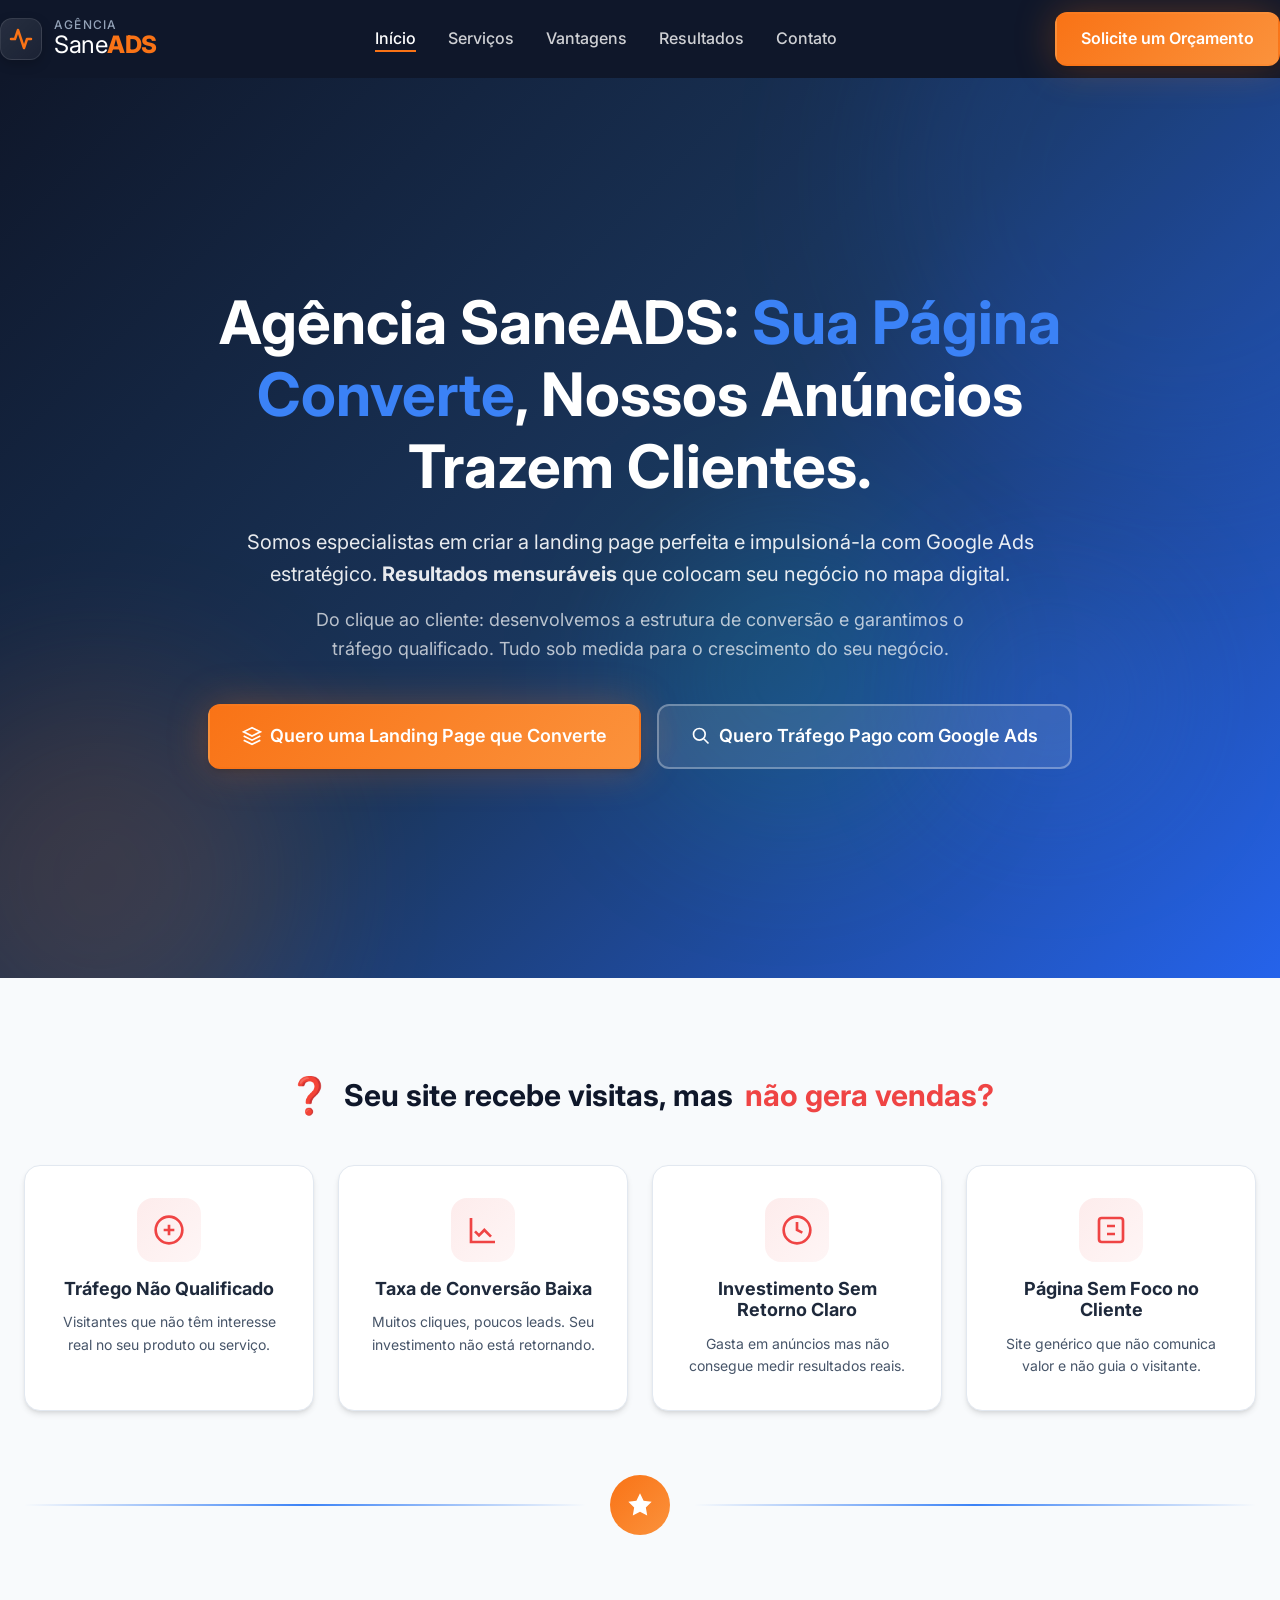
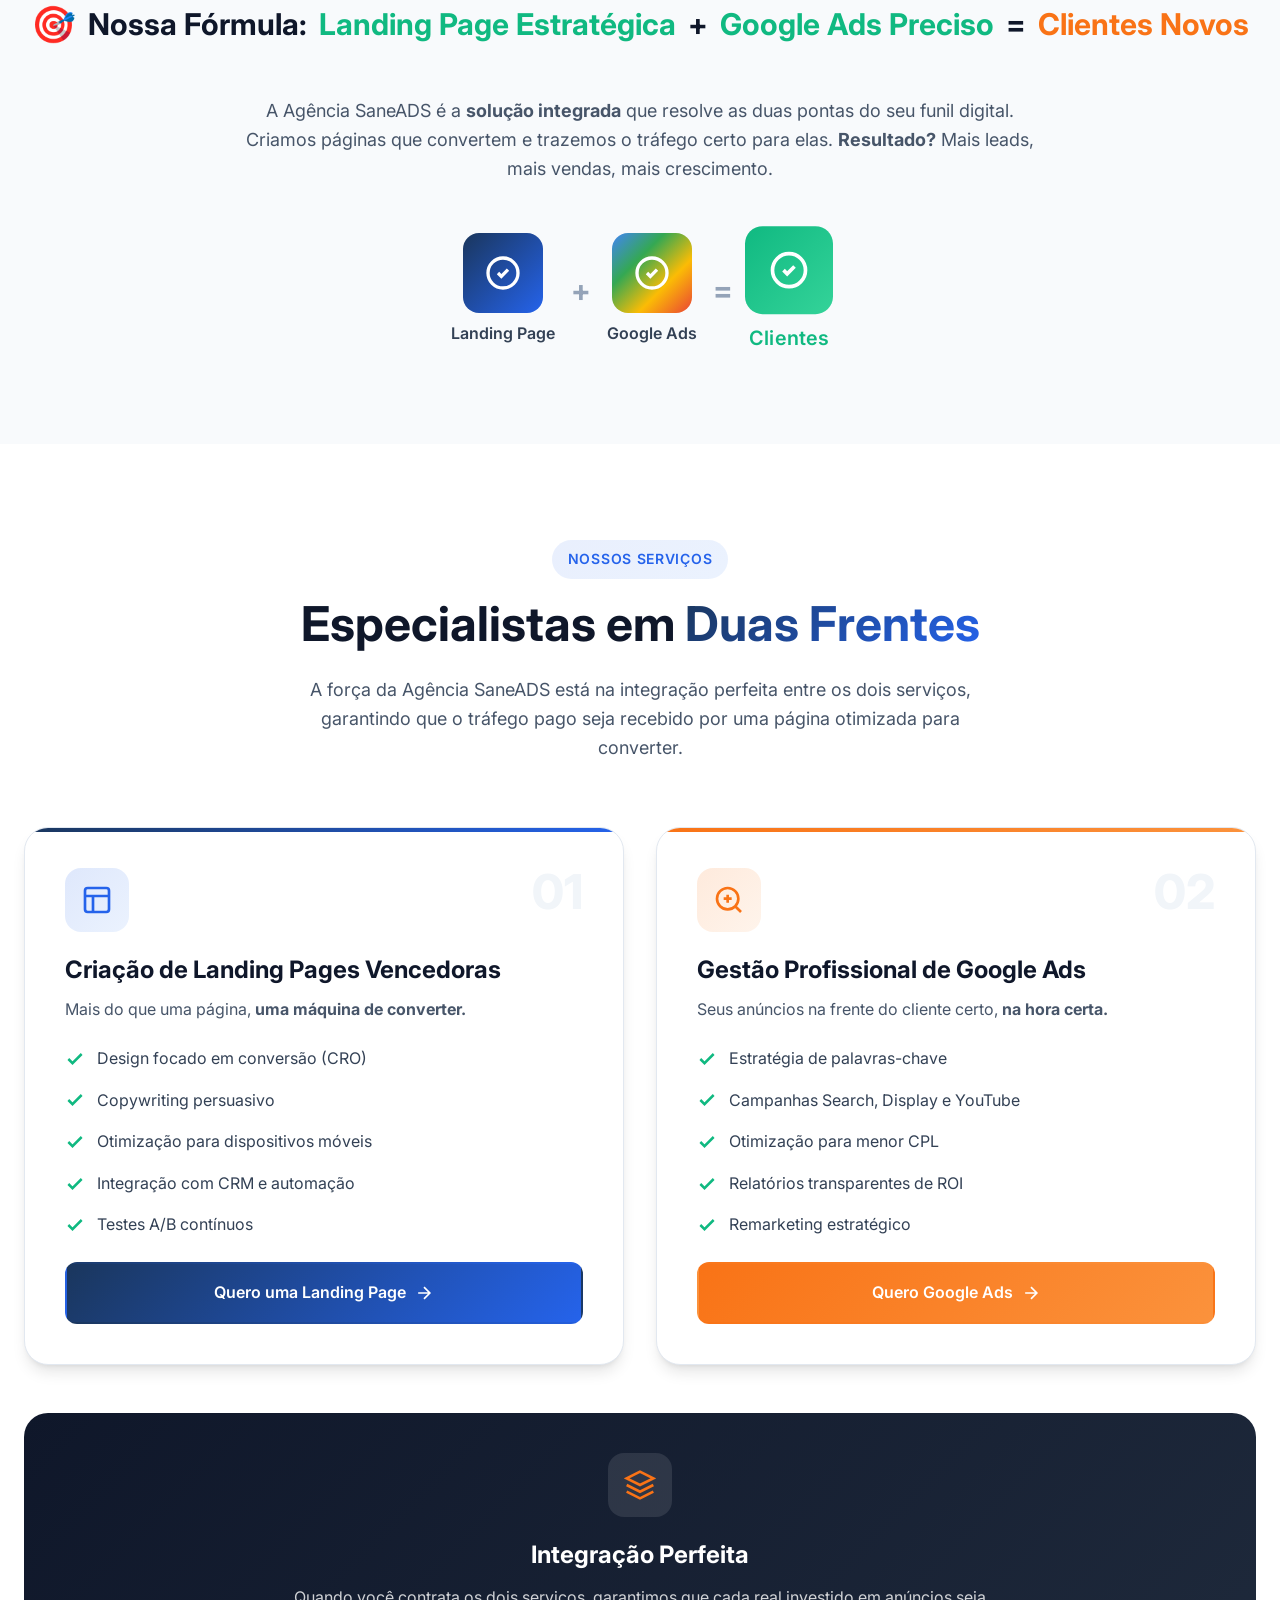
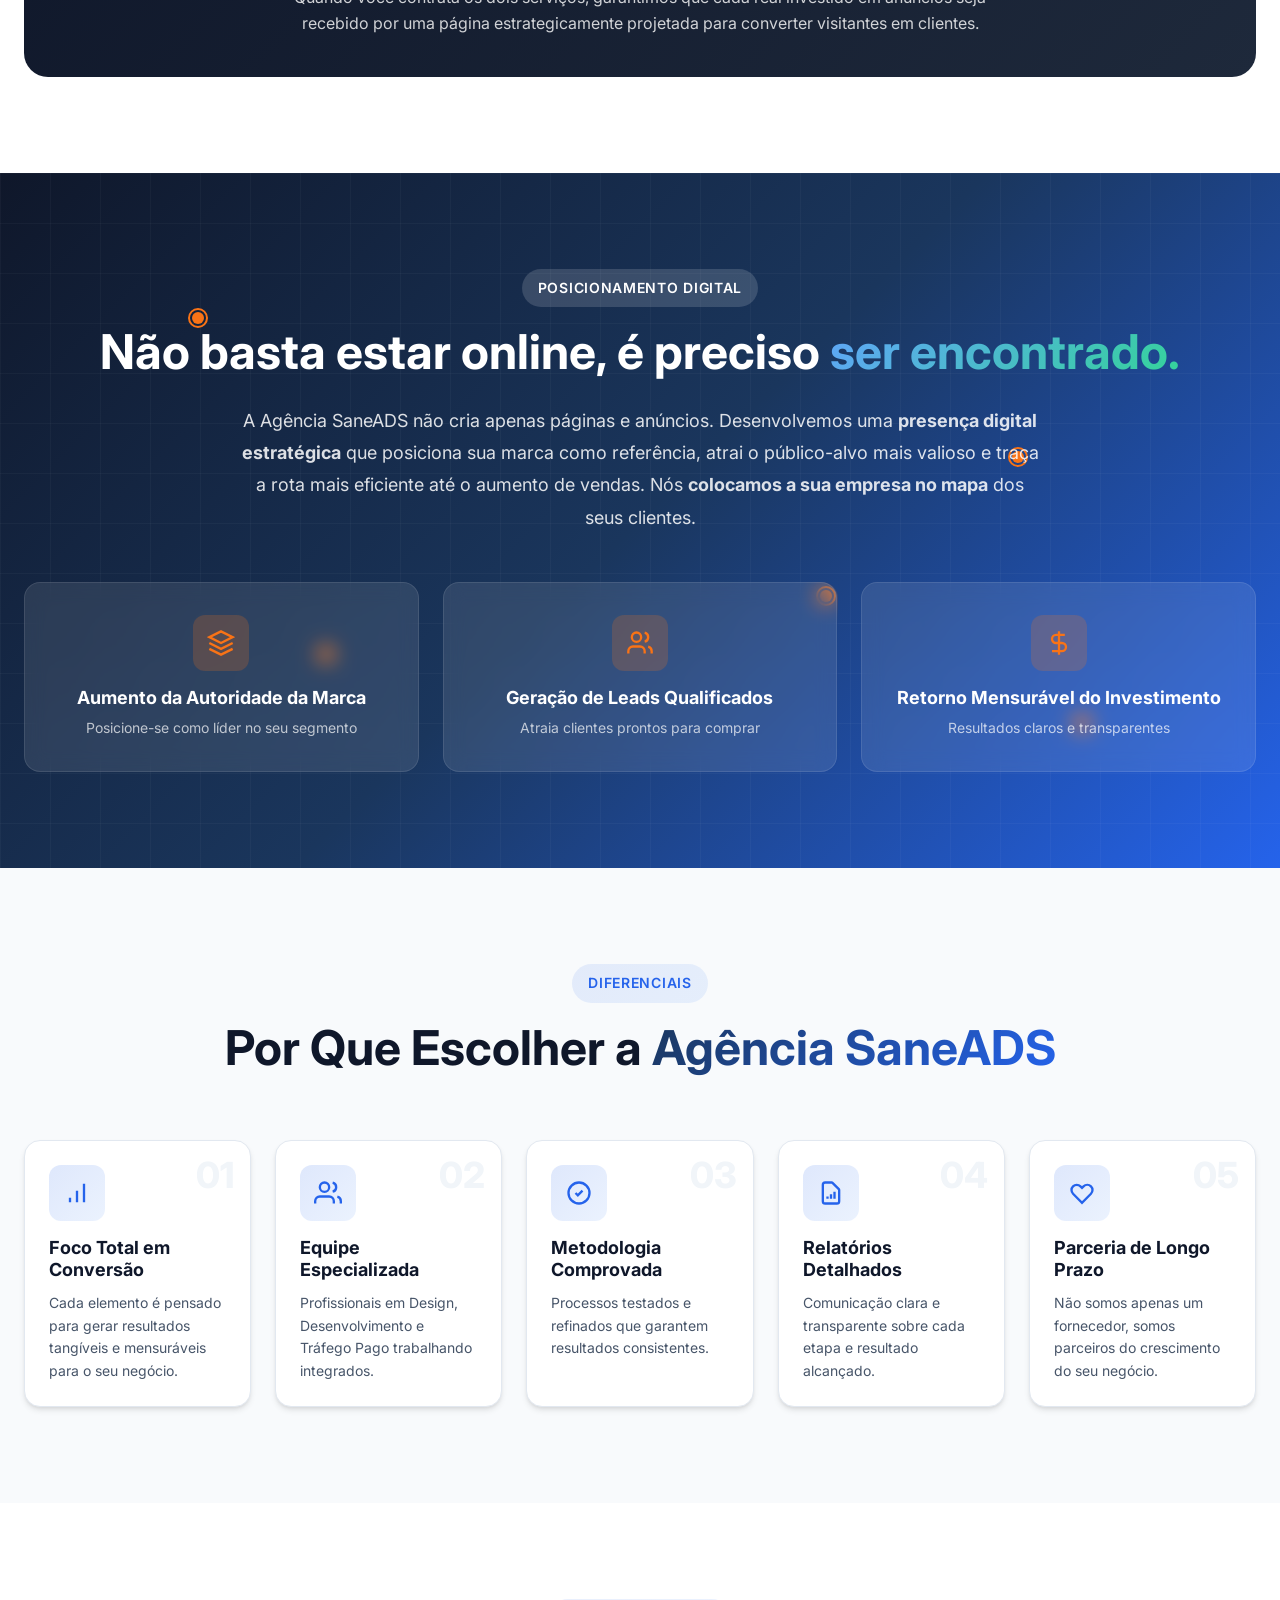
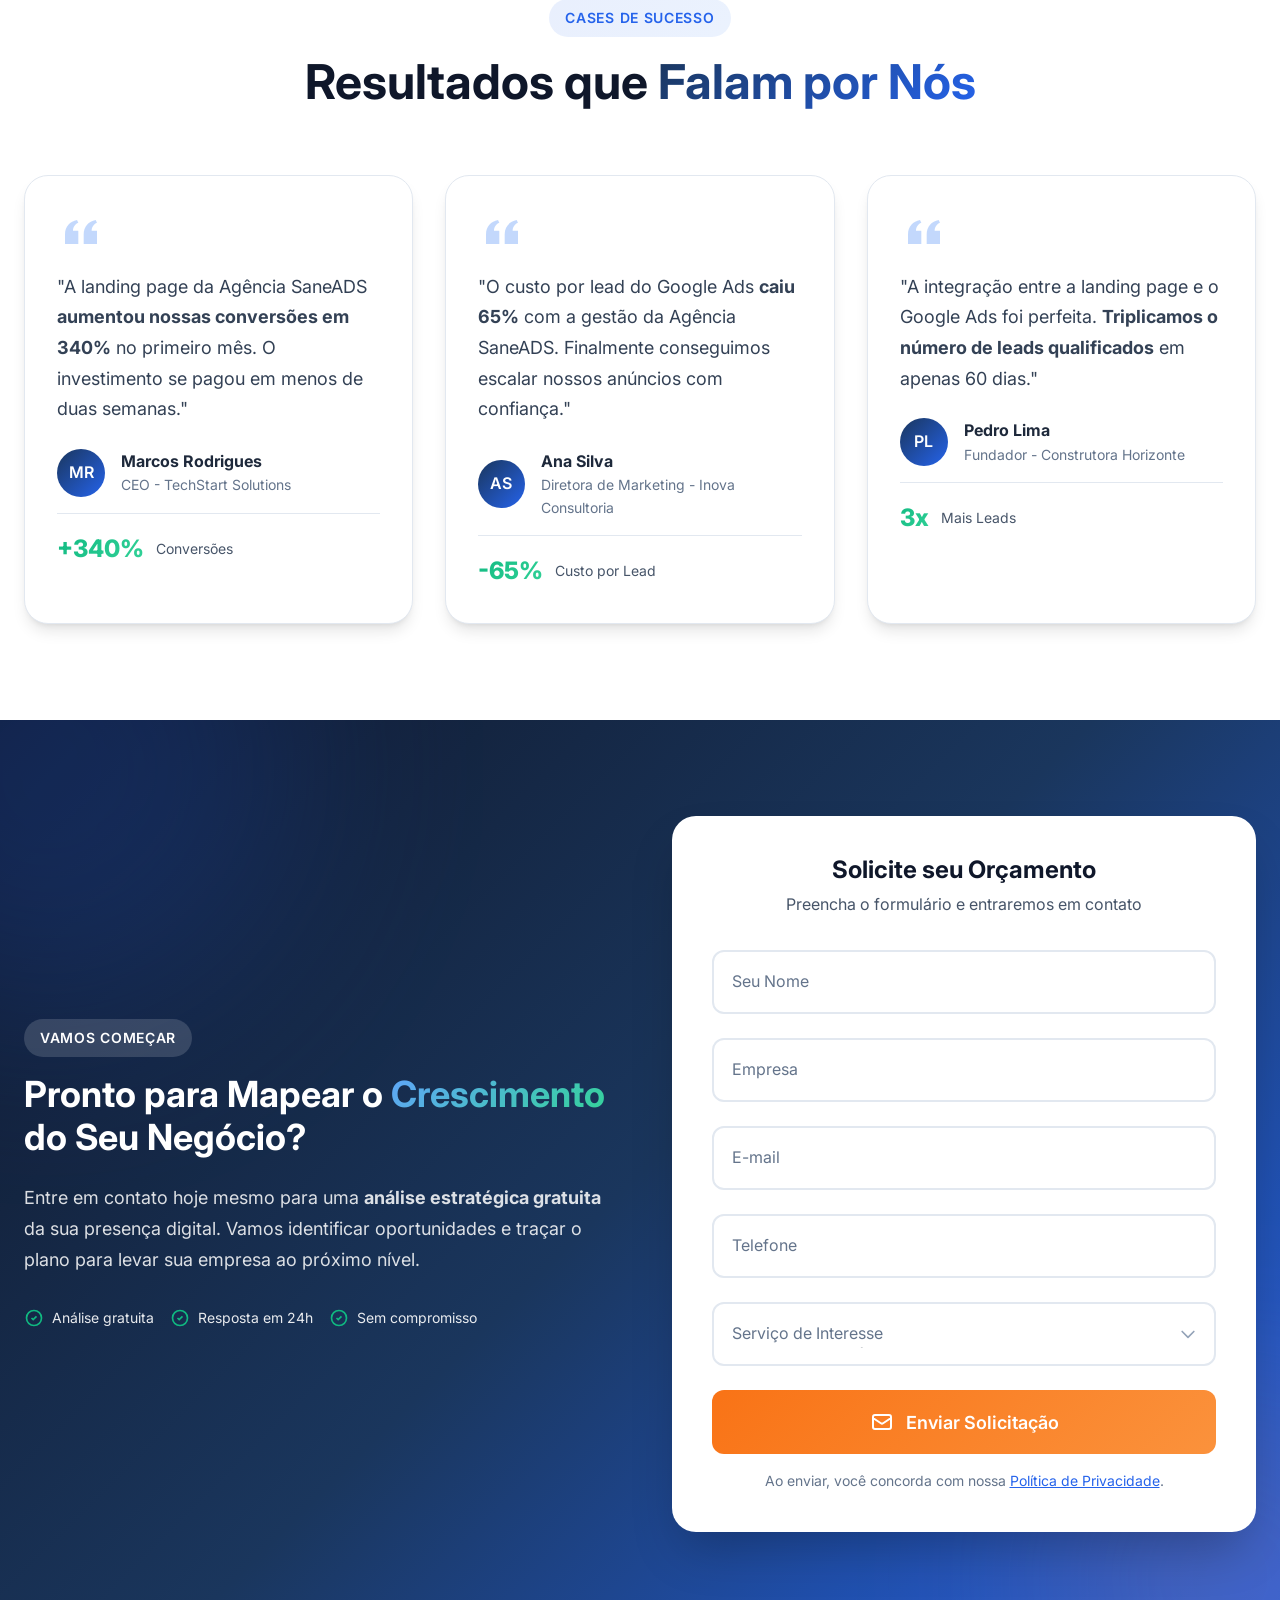
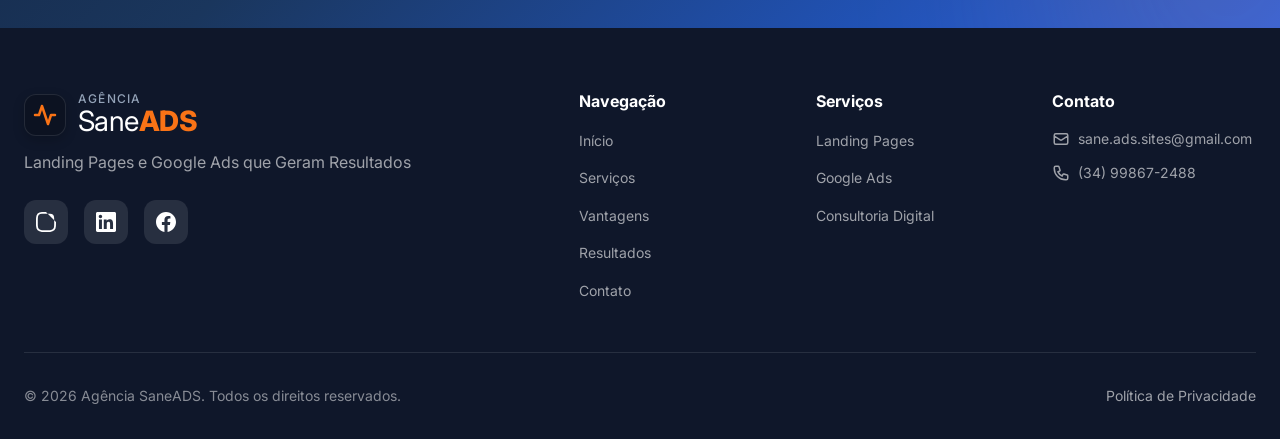
<file: index.html>
<!DOCTYPE html>
<html lang="pt-BR">

<head>
    <meta charset="UTF-8">
    <meta name="viewport" content="width=device-width, initial-scale=1.0">
    <meta name="description"
        content="Agência SaneADS - Especialistas em criação de Landing Pages de alta conversão e gestão profissional de Google Ads. Resultados mensuráveis que colocam seu negócio no mapa digital.">
    <meta name="keywords"
        content="landing page, google ads, tráfego pago, conversão, marketing digital, leads qualificados">
    <meta name="author" content="Agência SaneADS">
    <meta name="robots" content="index, follow">

    <!-- Open Graph -->
    <meta property="og:title" content="Agência SaneADS - Landing Pages e Google Ads que Geram Resultados">
    <meta property="og:description"
        content="Especialistas em criar a landing page perfeita e impulsioná-la com Google Ads estratégico.">
    <meta property="og:type" content="website">
    <meta property="og:locale" content="pt_BR">

    <!-- Fonts and Styles -->
    <link rel="preconnect" href="https://fonts.gstatic.com">
    <link href="https://fonts.googleapis.com/css2?family=Inter:wght@400;500;600;700;800&display=swap" rel="stylesheet">
    <link rel="stylesheet" href="app/public/wp-content/themes/sane-tecnologia/style.css">

    <!-- Google tag (gtag.js) -->
    <script async src="https://www.googletagmanager.com/gtag/js?id=G-7C0H497J72"></script>
    <script>
        window.dataLayer = window.dataLayer || [];
        function gtag() { dataLayer.push(arguments); }
        gtag('js', new Date());

        gtag('config', 'G-7C0H497J72');
    </script>

    <title>Agência SaneADS - Landing Pages e Google Ads</title>
</head>

<body class="home">
    <!-- Header -->
    <header class="header" id="header">
        <div class="container header-content">
            <a href="#inicio" class="logo">
                <div class="logo-symbol">
                    <svg width="24" height="24" viewBox="0 0 24 24" fill="none" stroke="currentColor" stroke-width="2.5"
                        stroke-linecap="round" stroke-linejoin="round">
                        <path d="M22 12h-4l-3 9L9 3l-3 9H2"></path>
                    </svg>
                </div>
                <div class="logo-type">
                    <small>Agência</small>
                    <span>Sane<strong class="logo-accent">ADS</strong></span>
                </div>
            </a>

            <nav class="nav" id="nav">
                <ul class="nav-list">
                    <li><a href="#inicio" class="nav-link">Início</a></li>
                    <li><a href="#servicos" class="nav-link">Serviços</a></li>
                    <li><a href="#vantagens" class="nav-link">Vantagens</a></li>
                    <li><a href="#resultados" class="nav-link">Resultados</a></li>
                    <li><a href="#contato" class="nav-link">Contato</a></li>
                </ul>
            </nav>

            <a href="#contato" class="btn btn-primary header-cta">Solicite um Orçamento</a>

            <button class="hamburger" id="hamburger" aria-label="Menu">
                <span></span>
                <span></span>
                <span></span>
            </button>
        </div>
    </header>

    <!-- Hero Section -->
    <section class="hero" id="inicio">
        <div class="hero-bg">
            <div class="hero-shapes">
                <div class="shape shape-1"></div>
                <div class="shape shape-2"></div>
                <div class="shape shape-3"></div>
                <div class="shape shape-4"></div>
            </div>
        </div>
        <div class="container hero-content">
            <h1 class="hero-title animate-fade-up">
                Agência SaneADS: <span class="highlight">Sua Página Converte</span>, Nossos Anúncios Trazem Clientes.
            </h1>
            <p class="hero-subtitle animate-fade-up delay-1">
                Somos especialistas em criar a landing page perfeita e impulsioná-la com Google Ads estratégico.
                <strong>Resultados mensuráveis</strong> que colocam seu negócio no mapa digital.
            </p>
            <p class="hero-description animate-fade-up delay-2">
                Do clique ao cliente: desenvolvemos a estrutura de conversão e garantimos o tráfego qualificado.
                Tudo sob medida para o crescimento do seu negócio.
            </p>
            <div class="hero-buttons animate-fade-up delay-3">
                <a href="#contato" class="btn btn-primary btn-lg">
                    <svg class="btn-icon" viewBox="0 0 24 24" fill="none" stroke="currentColor" stroke-width="2">
                        <path d="M12 2L2 7l10 5 10-5-10-5zM2 17l10 5 10-5M2 12l10 5 10-5" />
                    </svg>
                    Quero uma Landing Page que Converte
                </a>
                <a href="#contato" class="btn btn-secondary btn-lg">
                    <svg class="btn-icon" viewBox="0 0 24 24" fill="none" stroke="currentColor" stroke-width="2">
                        <path d="M21 21l-6-6m2-5a7 7 0 11-14 0 7 7 0 0114 0z" />
                    </svg>
                    Quero Tráfego Pago com Google Ads
                </a>
            </div>
        </div>
        <div class="hero-scroll">
            <span>Conheça nossos serviços</span>
            <div class="scroll-indicator"></div>
        </div>
    </section>

    <!-- Problem/Solution Section -->
    <section class="problem-solution" id="problema">
        <div class="container">
            <div class="problem-block animate-on-scroll">
                <h2 class="section-title">
                    <span class="title-icon">❓</span>
                    Seu site recebe visitas, mas <span class="highlight-danger">não gera vendas?</span>
                </h2>
                <div class="problems-grid">
                    <div class="problem-card">
                        <div class="problem-icon">
                            <svg viewBox="0 0 24 24" fill="none" stroke="currentColor" stroke-width="2">
                                <circle cx="12" cy="12" r="10" />
                                <path d="M8 12h8M12 8v8" />
                            </svg>
                        </div>
                        <h3>Tráfego Não Qualificado</h3>
                        <p>Visitantes que não têm interesse real no seu produto ou serviço.</p>
                    </div>
                    <div class="problem-card">
                        <div class="problem-icon">
                            <svg viewBox="0 0 24 24" fill="none" stroke="currentColor" stroke-width="2">
                                <path d="M3 3v18h18" />
                                <path d="M18 17l-5-5-4 4-3-3" />
                            </svg>
                        </div>
                        <h3>Taxa de Conversão Baixa</h3>
                        <p>Muitos cliques, poucos leads. Seu investimento não está retornando.</p>
                    </div>
                    <div class="problem-card">
                        <div class="problem-icon">
                            <svg viewBox="0 0 24 24" fill="none" stroke="currentColor" stroke-width="2">
                                <circle cx="12" cy="12" r="10" />
                                <path d="M12 6v6l4 2" />
                            </svg>
                        </div>
                        <h3>Investimento Sem Retorno Claro</h3>
                        <p>Gasta em anúncios mas não consegue medir resultados reais.</p>
                    </div>
                    <div class="problem-card">
                        <div class="problem-icon">
                            <svg viewBox="0 0 24 24" fill="none" stroke="currentColor" stroke-width="2">
                                <rect x="3" y="3" width="18" height="18" rx="2" />
                                <path d="M9 9h6M9 15h6" />
                            </svg>
                        </div>
                        <h3>Página Sem Foco no Cliente</h3>
                        <p>Site genérico que não comunica valor e não guia o visitante.</p>
                    </div>
                </div>
            </div>

            <div class="solution-divider">
                <div class="divider-line"></div>
                <div class="divider-icon">
                    <svg viewBox="0 0 24 24" fill="currentColor">
                        <path
                            d="M12 2l3.09 6.26L22 9.27l-5 4.87 1.18 6.88L12 17.77l-6.18 3.25L7 14.14 2 9.27l6.91-1.01L12 2z" />
                    </svg>
                </div>
                <div class="divider-line"></div>
            </div>

            <div class="solution-block animate-on-scroll">
                <h2 class="section-title solution-title">
                    <span class="title-icon">🎯</span>
                    Nossa Fórmula: <span class="highlight-success">Landing Page Estratégica</span> + <span
                        class="highlight-success">Google Ads Preciso</span> = <span class="highlight-accent">Clientes
                        Novos</span>
                </h2>
                <p class="solution-text">
                    A Agência SaneADS é a <strong>solução integrada</strong> que resolve as duas pontas do seu funil
                    digital.
                    Criamos páginas que convertem e trazemos o tráfego certo para elas. <strong>Resultado?</strong> Mais
                    leads, mais vendas, mais crescimento.
                </p>
                <div class="solution-formula">
                    <div class="formula-item">
                        <div class="formula-icon landing"></div>
                        <span>Landing Page</span>
                    </div>
                    <div class="formula-plus">+</div>
                    <div class="formula-item">
                        <div class="formula-icon ads"></div>
                        <span>Google Ads</span>
                    </div>
                    <div class="formula-equals">=</div>
                    <div class="formula-item result">
                        <div class="formula-icon clients"></div>
                        <span>Clientes</span>
                    </div>
                </div>
            </div>
        </div>
    </section>

    <!-- Services Section -->
    <section class="services" id="servicos">
        <div class="container">
            <div class="section-header animate-on-scroll">
                <span class="section-badge">Nossos Serviços</span>
                <h2 class="section-title-main">Especialistas em <span class="gradient-text">Duas Frentes</span></h2>
                <p class="section-description">
                    A força da Agência SaneADS está na integração perfeita entre os dois serviços,
                    garantindo que o tráfego pago seja recebido por uma página otimizada para converter.
                </p>
            </div>

            <div class="services-grid">
                <div class="service-card animate-on-scroll">
                    <div class="service-icon-wrapper">
                        <div class="service-icon landing-icon">
                            <svg viewBox="0 0 24 24" fill="none" stroke="currentColor" stroke-width="2">
                                <rect x="3" y="3" width="18" height="18" rx="2" />
                                <path d="M3 9h18" />
                                <path d="M9 21V9" />
                            </svg>
                        </div>
                        <div class="service-number">01</div>
                    </div>
                    <h3 class="service-title">Criação de Landing Pages Vencedoras</h3>
                    <p class="service-subtitle">Mais do que uma página, <strong>uma máquina de converter.</strong></p>
                    <ul class="service-features">
                        <li>
                            <svg class="check-icon" viewBox="0 0 24 24" fill="none" stroke="currentColor"
                                stroke-width="3">
                                <path d="M20 6L9 17l-5-5" />
                            </svg>
                            Design focado em conversão (CRO)
                        </li>
                        <li>
                            <svg class="check-icon" viewBox="0 0 24 24" fill="none" stroke="currentColor"
                                stroke-width="3">
                                <path d="M20 6L9 17l-5-5" />
                            </svg>
                            Copywriting persuasivo
                        </li>
                        <li>
                            <svg class="check-icon" viewBox="0 0 24 24" fill="none" stroke="currentColor"
                                stroke-width="3">
                                <path d="M20 6L9 17l-5-5" />
                            </svg>
                            Otimização para dispositivos móveis
                        </li>
                        <li>
                            <svg class="check-icon" viewBox="0 0 24 24" fill="none" stroke="currentColor"
                                stroke-width="3">
                                <path d="M20 6L9 17l-5-5" />
                            </svg>
                            Integração com CRM e automação
                        </li>
                        <li>
                            <svg class="check-icon" viewBox="0 0 24 24" fill="none" stroke="currentColor"
                                stroke-width="3">
                                <path d="M20 6L9 17l-5-5" />
                            </svg>
                            Testes A/B contínuos
                        </li>
                    </ul>
                    <a href="#contato" class="btn btn-service">
                        Quero uma Landing Page
                        <svg viewBox="0 0 24 24" fill="none" stroke="currentColor" stroke-width="2">
                            <path d="M5 12h14M12 5l7 7-7 7" />
                        </svg>
                    </a>
                </div>

                <div class="service-card animate-on-scroll delay-1">
                    <div class="service-icon-wrapper">
                        <div class="service-icon ads-icon">
                            <svg viewBox="0 0 24 24" fill="none" stroke="currentColor" stroke-width="2">
                                <circle cx="11" cy="11" r="8" />
                                <path d="M21 21l-4.35-4.35" />
                                <path d="M11 8v6M8 11h6" />
                            </svg>
                        </div>
                        <div class="service-number">02</div>
                    </div>
                    <h3 class="service-title">Gestão Profissional de Google Ads</h3>
                    <p class="service-subtitle">Seus anúncios na frente do cliente certo, <strong>na hora
                            certa.</strong></p>
                    <ul class="service-features">
                        <li>
                            <svg class="check-icon" viewBox="0 0 24 24" fill="none" stroke="currentColor"
                                stroke-width="3">
                                <path d="M20 6L9 17l-5-5" />
                            </svg>
                            Estratégia de palavras-chave
                        </li>
                        <li>
                            <svg class="check-icon" viewBox="0 0 24 24" fill="none" stroke="currentColor"
                                stroke-width="3">
                                <path d="M20 6L9 17l-5-5" />
                            </svg>
                            Campanhas Search, Display e YouTube
                        </li>
                        <li>
                            <svg class="check-icon" viewBox="0 0 24 24" fill="none" stroke="currentColor"
                                stroke-width="3">
                                <path d="M20 6L9 17l-5-5" />
                            </svg>
                            Otimização para menor CPL
                        </li>
                        <li>
                            <svg class="check-icon" viewBox="0 0 24 24" fill="none" stroke="currentColor"
                                stroke-width="3">
                                <path d="M20 6L9 17l-5-5" />
                            </svg>
                            Relatórios transparentes de ROI
                        </li>
                        <li>
                            <svg class="check-icon" viewBox="0 0 24 24" fill="none" stroke="currentColor"
                                stroke-width="3">
                                <path d="M20 6L9 17l-5-5" />
                            </svg>
                            Remarketing estratégico
                        </li>
                    </ul>
                    <a href="#contato" class="btn btn-service btn-service-alt">
                        Quero Google Ads
                        <svg viewBox="0 0 24 24" fill="none" stroke="currentColor" stroke-width="2">
                            <path d="M5 12h14M12 5l7 7-7 7" />
                        </svg>
                    </a>
                </div>
            </div>

            <div class="services-integration animate-on-scroll">
                <div class="integration-badge">
                    <svg viewBox="0 0 24 24" fill="none" stroke="currentColor" stroke-width="2">
                        <path d="M12 2L2 7l10 5 10-5-10-5zM2 17l10 5 10-5M2 12l10 5 10-5" />
                    </svg>
                </div>
                <h3>Integração Perfeita</h3>
                <p>Quando você contrata os dois serviços, garantimos que cada real investido em anúncios
                    seja recebido por uma página estrategicamente projetada para converter visitantes em clientes.</p>
            </div>
        </div>
    </section>

    <!-- Map Section -->
    <section class="map-section" id="mapa">
        <div class="map-bg">
            <div class="map-grid"></div>
            <div class="map-points">
                <div class="map-point point-1"></div>
                <div class="map-point point-2"></div>
                <div class="map-point point-3"></div>
                <div class="map-point point-4"></div>
                <div class="map-point point-5"></div>
            </div>
        </div>
        <div class="container">
            <div class="map-content animate-on-scroll">
                <span class="section-badge light">Posicionamento Digital</span>
                <h2 class="section-title-main light">
                    Não basta estar online, é preciso <span class="gradient-text-light">ser encontrado.</span>
                </h2>
                <p class="map-description">
                    A Agência SaneADS não cria apenas páginas e anúncios. Desenvolvemos uma <strong>presença digital
                        estratégica</strong>
                    que posiciona sua marca como referência, atrai o público-alvo mais valioso e traça a rota mais
                    eficiente
                    até o aumento de vendas. Nós <strong>colocamos a sua empresa no mapa</strong> dos seus clientes.
                </p>

                <div class="map-features">
                    <div class="map-feature">
                        <div class="feature-icon">
                            <svg viewBox="0 0 24 24" fill="none" stroke="currentColor" stroke-width="2">
                                <path d="M12 2L2 7l10 5 10-5-10-5zM2 17l10 5 10-5M2 12l10 5 10-5" />
                            </svg>
                        </div>
                        <h4>Aumento da Autoridade da Marca</h4>
                        <p>Posicione-se como líder no seu segmento</p>
                    </div>
                    <div class="map-feature">
                        <div class="feature-icon">
                            <svg viewBox="0 0 24 24" fill="none" stroke="currentColor" stroke-width="2">
                                <path d="M16 21v-2a4 4 0 00-4-4H6a4 4 0 00-4 4v2" />
                                <circle cx="9" cy="7" r="4" />
                                <path d="M22 21v-2a4 4 0 00-3-3.87M16 3.13a4 4 0 010 7.75" />
                            </svg>
                        </div>
                        <h4>Geração de Leads Qualificados</h4>
                        <p>Atraia clientes prontos para comprar</p>
                    </div>
                    <div class="map-feature">
                        <div class="feature-icon">
                            <svg viewBox="0 0 24 24" fill="none" stroke="currentColor" stroke-width="2">
                                <path d="M12 2v20M17 5H9.5a3.5 3.5 0 000 7h5a3.5 3.5 0 010 7H6" />
                            </svg>
                        </div>
                        <h4>Retorno Mensurável do Investimento</h4>
                        <p>Resultados claros e transparentes</p>
                    </div>
                </div>
            </div>
        </div>
    </section>

    <!-- Advantages Section -->
    <section class="advantages" id="vantagens">
        <div class="container">
            <div class="section-header animate-on-scroll">
                <span class="section-badge">Diferenciais</span>
                <h2 class="section-title-main">Por Que Escolher a <span class="gradient-text">Agência SaneADS</span>
                </h2>
            </div>

            <div class="advantages-grid">
                <div class="advantage-card animate-on-scroll">
                    <div class="advantage-number">01</div>
                    <div class="advantage-icon">
                        <svg viewBox="0 0 24 24" fill="none" stroke="currentColor" stroke-width="2">
                            <path d="M12 20V10M18 20V4M6 20v-4" />
                        </svg>
                    </div>
                    <h3>Foco Total em Conversão</h3>
                    <p>Cada elemento é pensado para gerar resultados tangíveis e mensuráveis para o seu negócio.</p>
                </div>

                <div class="advantage-card animate-on-scroll delay-1">
                    <div class="advantage-number">02</div>
                    <div class="advantage-icon">
                        <svg viewBox="0 0 24 24" fill="none" stroke="currentColor" stroke-width="2">
                            <path d="M17 21v-2a4 4 0 00-4-4H5a4 4 0 00-4 4v2" />
                            <circle cx="9" cy="7" r="4" />
                            <path d="M23 21v-2a4 4 0 00-3-3.87M16 3.13a4 4 0 010 7.75" />
                        </svg>
                    </div>
                    <h3>Equipe Especializada</h3>
                    <p>Profissionais em Design, Desenvolvimento e Tráfego Pago trabalhando integrados.</p>
                </div>

                <div class="advantage-card animate-on-scroll delay-2">
                    <div class="advantage-number">03</div>
                    <div class="advantage-icon">
                        <svg viewBox="0 0 24 24" fill="none" stroke="currentColor" stroke-width="2">
                            <path d="M9 12l2 2 4-4m6 2a9 9 0 11-18 0 9 9 0 0118 0z" />
                        </svg>
                    </div>
                    <h3>Metodologia Comprovada</h3>
                    <p>Processos testados e refinados que garantem resultados consistentes.</p>
                </div>

                <div class="advantage-card animate-on-scroll delay-3">
                    <div class="advantage-number">04</div>
                    <div class="advantage-icon">
                        <svg viewBox="0 0 24 24" fill="none" stroke="currentColor" stroke-width="2">
                            <path
                                d="M9 17v-2m3 2v-4m3 4v-6m2 10H7a2 2 0 01-2-2V5a2 2 0 012-2h5.586a1 1 0 01.707.293l5.414 5.414a1 1 0 01.293.707V19a2 2 0 01-2 2z" />
                        </svg>
                    </div>
                    <h3>Relatórios Detalhados</h3>
                    <p>Comunicação clara e transparente sobre cada etapa e resultado alcançado.</p>
                </div>

                <div class="advantage-card animate-on-scroll delay-4">
                    <div class="advantage-number">05</div>
                    <div class="advantage-icon">
                        <svg viewBox="0 0 24 24" fill="none" stroke="currentColor" stroke-width="2">
                            <path
                                d="M4.318 6.318a4.5 4.5 0 000 6.364L12 20.364l7.682-7.682a4.5 4.5 0 00-6.364-6.364L12 7.636l-1.318-1.318a4.5 4.5 0 00-6.364 0z" />
                        </svg>
                    </div>
                    <h3>Parceria de Longo Prazo</h3>
                    <p>Não somos apenas um fornecedor, somos parceiros do crescimento do seu negócio.</p>
                </div>
            </div>
        </div>
    </section>

    <!-- Testimonials Section -->
    <section class="testimonials" id="resultados">
        <div class="container">
            <div class="section-header animate-on-scroll">
                <span class="section-badge">Cases de Sucesso</span>
                <h2 class="section-title-main">Resultados que <span class="gradient-text">Falam por Nós</span></h2>
            </div>

            <div class="testimonials-grid">
                <div class="testimonial-card animate-on-scroll">
                    <div class="testimonial-quote">
                        <svg viewBox="0 0 24 24" fill="currentColor">
                            <path
                                d="M14.017 21v-7.391c0-5.704 3.731-9.57 8.983-10.609l.995 2.151c-2.432.917-3.995 3.638-3.995 5.849h4v10h-9.983zm-14.017 0v-7.391c0-5.704 3.748-9.57 9-10.609l.996 2.151c-2.433.917-3.996 3.638-3.996 5.849h3.983v10h-9.983z" />
                        </svg>
                    </div>
                    <p class="testimonial-text">
                        "A landing page da Agência SaneADS <strong>aumentou nossas conversões em 340%</strong> no
                        primeiro mês.
                        O investimento se pagou em menos de duas semanas."
                    </p>
                    <div class="testimonial-author">
                        <div class="author-avatar">MR</div>
                        <div class="author-info">
                            <strong>Marcos Rodrigues</strong>
                            <span>CEO - TechStart Solutions</span>
                        </div>
                    </div>
                    <div class="testimonial-metrics">
                        <div class="metric">
                            <span class="metric-value">+340%</span>
                            <span class="metric-label">Conversões</span>
                        </div>
                    </div>
                </div>

                <div class="testimonial-card animate-on-scroll delay-1">
                    <div class="testimonial-quote">
                        <svg viewBox="0 0 24 24" fill="currentColor">
                            <path
                                d="M14.017 21v-7.391c0-5.704 3.731-9.57 8.983-10.609l.995 2.151c-2.432.917-3.995 3.638-3.995 5.849h4v10h-9.983zm-14.017 0v-7.391c0-5.704 3.748-9.57 9-10.609l.996 2.151c-2.433.917-3.996 3.638-3.996 5.849h3.983v10h-9.983z" />
                        </svg>
                    </div>
                    <p class="testimonial-text">
                        "O custo por lead do Google Ads <strong>caiu 65%</strong> com a gestão da Agência SaneADS.
                        Finalmente conseguimos escalar nossos anúncios com confiança."
                    </p>
                    <div class="testimonial-author">
                        <div class="author-avatar">AS</div>
                        <div class="author-info">
                            <strong>Ana Silva</strong>
                            <span>Diretora de Marketing - Inova Consultoria</span>
                        </div>
                    </div>
                    <div class="testimonial-metrics">
                        <div class="metric">
                            <span class="metric-value">-65%</span>
                            <span class="metric-label">Custo por Lead</span>
                        </div>
                    </div>
                </div>

                <div class="testimonial-card animate-on-scroll delay-2">
                    <div class="testimonial-quote">
                        <svg viewBox="0 0 24 24" fill="currentColor">
                            <path
                                d="M14.017 21v-7.391c0-5.704 3.731-9.57 8.983-10.609l.995 2.151c-2.432.917-3.995 3.638-3.995 5.849h4v10h-9.983zm-14.017 0v-7.391c0-5.704 3.748-9.57 9-10.609l.996 2.151c-2.433.917-3.996 3.638-3.996 5.849h3.983v10h-9.983z" />
                        </svg>
                    </div>
                    <p class="testimonial-text">
                        "A integração entre a landing page e o Google Ads foi perfeita.
                        <strong>Triplicamos o número de leads qualificados</strong> em apenas 60 dias."
                    </p>
                    <div class="testimonial-author">
                        <div class="author-avatar">PL</div>
                        <div class="author-info">
                            <strong>Pedro Lima</strong>
                            <span>Fundador - Construtora Horizonte</span>
                        </div>
                    </div>
                    <div class="testimonial-metrics">
                        <div class="metric">
                            <span class="metric-value">3x</span>
                            <span class="metric-label">Mais Leads</span>
                        </div>
                    </div>
                </div>
            </div>
        </div>
    </section>

    <!-- CTA Section -->
    <section class="cta-section" id="contato">
        <div class="cta-bg">
            <div class="cta-shapes">
                <div class="cta-shape cta-shape-1"></div>
                <div class="cta-shape cta-shape-2"></div>
            </div>
        </div>
        <div class="container">
            <div class="cta-content animate-on-scroll">
                <div class="cta-text">
                    <span class="section-badge light">Vamos Começar</span>
                    <h2 class="cta-title">Pronto para Mapear o <span class="gradient-text-light">Crescimento</span> do
                        Seu Negócio?</h2>
                    <p class="cta-description">
                        Entre em contato hoje mesmo para uma <strong>análise estratégica gratuita</strong> da sua
                        presença digital.
                        Vamos identificar oportunidades e traçar o plano para levar sua empresa ao próximo nível.
                    </p>
                    <div class="cta-benefits">
                        <div class="benefit-item">
                            <svg viewBox="0 0 24 24" fill="none" stroke="currentColor" stroke-width="2">
                                <path d="M9 12l2 2 4-4m6 2a9 9 0 11-18 0 9 9 0 0118 0z" />
                            </svg>
                            Análise gratuita
                        </div>
                        <div class="benefit-item">
                            <svg viewBox="0 0 24 24" fill="none" stroke="currentColor" stroke-width="2">
                                <path d="M9 12l2 2 4-4m6 2a9 9 0 11-18 0 9 9 0 0118 0z" />
                            </svg>
                            Resposta em 24h
                        </div>
                        <div class="benefit-item">
                            <svg viewBox="0 0 24 24" fill="none" stroke="currentColor" stroke-width="2">
                                <path d="M9 12l2 2 4-4m6 2a9 9 0 11-18 0 9 9 0 0118 0z" />
                            </svg>
                            Sem compromisso
                        </div>
                    </div>
                </div>

                <form class="cta-form" id="contactForm" action="https://formsubmit.co/sane.ads.sites@gmail.com"
                    method="POST">
                    <!-- FormSubmit Configuration -->
                    <input type="hidden" name="_subject" value="🚀 Novo Lead - Agência SaneADS">
                    <input type="hidden" name="_captcha" value="false">
                    <input type="hidden" name="_template" value="table">
                    <input type="hidden" name="_next" value="./index.html?enviado=1">
                    <input type="text" name="_honey" style="display:none">

                    <div class="form-header">
                        <h3>Solicite seu Orçamento</h3>
                        <p>Preencha o formulário e entraremos em contato</p>
                    </div>

                    <div class="form-group">
                        <input type="text" id="name" name="Nome" required placeholder=" ">
                        <label for="name">Seu Nome</label>
                    </div>

                    <div class="form-group">
                        <input type="text" id="company" name="Empresa" placeholder=" ">
                        <label for="company">Empresa</label>
                    </div>

                    <div class="form-group">
                        <input type="email" id="email" name="Email" required placeholder=" ">
                        <label for="email">E-mail</label>
                    </div>

                    <div class="form-group">
                        <input type="tel" id="phone" name="Telefone" required placeholder=" ">
                        <label for="phone">Telefone</label>
                    </div>

                    <div class="form-group">
                        <select id="service" name="Servico" required>
                            <option value="" disabled selected>Selecione o serviço</option>
                            <option value="Landing Page">Landing Page</option>
                            <option value="Google Ads">Google Ads</option>
                            <option value="Ambos os Serviços">Ambos os Serviços</option>
                        </select>
                        <label for="service">Serviço de Interesse</label>
                    </div>

                    <button type="submit" class="btn btn-submit">
                        <svg viewBox="0 0 24 24" fill="none" stroke="currentColor" stroke-width="2"
                            style="width:24px;height:24px;">
                            <path
                                d="M3 8l7.89 5.26a2 2 0 002.22 0L21 8M5 19h14a2 2 0 002-2V7a2 2 0 00-2-2H5a2 2 0 00-2 2v10a2 2 0 002 2z" />
                        </svg>
                        <span>Enviar Solicitação</span>
                    </button>

                    <p class="form-disclaimer">
                        Ao enviar, você concorda com nossa <a href="#">Política de Privacidade</a>.
                    </p>
                </form>
            </div>
        </div>
    </section>

    <!-- Footer -->
    <footer class="footer">
        <div class="container">
            <div class="footer-content">
                <div class="footer-brand">
                    <a href="#inicio" class="logo footer-logo">
                        <div class="logo-symbol">
                            <svg width="24" height="24" viewBox="0 0 24 24" fill="none" stroke="currentColor"
                                stroke-width="2.5" stroke-linecap="round" stroke-linejoin="round">
                                <path d="M22 12h-4l-3 9L9 3l-3 9H2"></path>
                            </svg>
                        </div>
                        <div class="logo-type">
                            <small>Agência</small>
                            <span>Sane<strong class="logo-accent">ADS</strong></span>
                        </div>
                    </a>
                    <p class="footer-tagline">Landing Pages e Google Ads que Geram Resultados</p>
                    <div class="footer-social">
                        <a href="#" class="social-link" aria-label="Instagram">
                            <svg viewBox="0 0 24 24" fill="currentColor">
                                <path
                                    d="M12 2.163c3.204 0 3.584.012 4.85.07 3.252.148 4.771 1.691 4.919 4.919.058 1.265.069 1.645.069 4.849 0 3.205-.012 3.584-.069 4.849-.149 3.225-1.664 4.771-4.919 4.919-1.266.058-1.644.07-4.85.07-3.204 0-3.584-.012-4.849-.07-3.26-.149-4.771-1.699-4.919-4.92-.058-1.265-.07-1.644-.07-4.849 0-3.204.013-3.583.07-4.849.149-3.227 1.664-4.771 4.919-4.919 1.266-.057 1.645-.069 4.849-.069zm0-2.163c-3.259 0-3.667.014-4.947.072-4.358.2-6.78 2.618-6.98 6.98-.059 1.281-.073 1.689-.073 4.948 0 3.259.014 3.668.072 4.948.2 4.358 2.618 6.78 6.98 6.98 1.281.058 1.689.072 4.948.072 3.259 0 3.668-.014 4.948-.072 4.354-.2 6.782-2.618 6.979-6.98.059-1.28.073-1.689.073-4.949-.073zm0 5.838c-3.403 0-6.162 2.759-6.162 6.162s2.759 6.163 6.162 6.163 6.162-2.759 6.162-6.163c0-3.403-2.759-6.162-6.162-6.162zm0 10.162c-2.209 0-4-1.79-4-4 0-2.209 1.791-4 4-4s4 1.791 4 4c0 2.21-1.791 4-4 4zm6.406-11.845c-.796 0-1.441.645-1.441 1.44s.645 1.44 1.441 1.44c.795 0 1.439-.645 1.439-1.44s-.644-1.44-1.439-1.44z" />
                            </svg>
                        </a>
                        <a href="#" class="social-link" aria-label="LinkedIn">
                            <svg viewBox="0 0 24 24" fill="currentColor">
                                <path
                                    d="M20.447 20.452h-3.554v-5.569c0-1.328-.027-3.037-1.852-3.037-1.853 0-2.136 1.445-2.136 2.939v5.667H9.351V9h3.414v1.561h.046c.477-.9 1.637-1.85 3.37-1.85 3.601 0 4.267 2.37 4.267 5.455v6.286zM5.337 7.433c-1.144 0-2.063-.926-2.063-2.065 0-1.138.92-2.063 2.063-2.063 1.14 0 2.064.925 2.064 2.063 0 1.139-.925 2.065-2.064 2.065zm1.782 13.019H3.555V9h3.564v11.452zM22.225 0H1.771C.792 0 0 .774 0 1.729v20.542C0 23.227.792 24 1.771 24h20.451C23.2 24 24 23.227 24 22.271V1.729C24 .774 23.2 0 22.222 0h.003z" />
                            </svg>
                        </a>
                        <a href="#" class="social-link" aria-label="Facebook">
                            <svg viewBox="0 0 24 24" fill="currentColor">
                                <path
                                    d="M24 12.073c0-6.627-5.373-12-12-12s-12 5.373-12 12c0 5.99 4.388 10.954 10.125 11.854v-8.385H7.078v-3.47h3.047V9.43c0-3.007 1.792-4.669 4.533-4.669 1.312 0 2.686.235 2.686.235v2.953H15.83c-1.491 0-1.956.925-1.956 1.874v2.25h3.328l-.532 3.47h-2.796v8.385C19.612 23.027 24 18.062 24 12.073z" />
                            </svg>
                        </a>
                    </div>
                </div>

                <div class="footer-links">
                    <div class="footer-column">
                        <h4>Navegação</h4>
                        <ul>
                            <li><a href="#inicio">Início</a></li>
                            <li><a href="#servicos">Serviços</a></li>
                            <li><a href="#vantagens">Vantagens</a></li>
                            <li><a href="#resultados">Resultados</a></li>
                            <li><a href="#contato">Contato</a></li>
                        </ul>
                    </div>

                    <div class="footer-column">
                        <h4>Serviços</h4>
                        <ul>
                            <li><a href="#servicos">Landing Pages</a></li>
                            <li><a href="#servicos">Google Ads</a></li>
                            <li><a href="#servicos">Consultoria Digital</a></li>
                        </ul>
                    </div>

                    <div class="footer-column">
                        <h4>Contato</h4>
                        <ul class="contact-list">
                            <li>
                                <svg viewBox="0 0 24 24" fill="none" stroke="currentColor" stroke-width="2">
                                    <path
                                        d="M3 8l7.89 5.26a2 2 0 002.22 0L21 8M5 19h14a2 2 0 002-2V7a2 2 0 00-2-2H5a2 2 0 00-2 2v10a2 2 0 002 2z" />
                                </svg>
                                sane.ads.sites@gmail.com
                            </li>
                            <li>
                                <svg viewBox="0 0 24 24" fill="none" stroke="currentColor" stroke-width="2">
                                    <path
                                        d="M3 5a2 2 0 012-2h3.28a1 1 0 01.948.684l1.498 4.493a1 1 0 01-.502 1.21l-2.257 1.13a11.042 11.042 0 005.516 5.516l1.13-2.257a1 1 0 011.21-.502l4.493 1.498a1 1 0 01.684.949V19a2 2 0 01-2 2h-1C9.716 21 3 14.284 3 6V5z" />
                                </svg>
                                (34) 99867-2488
                            </li>
                        </ul>
                    </div>
                </div>
            </div>

            <div class="footer-bottom">
                <p>&copy; 2026 Agência SaneADS. Todos os direitos reservados.</p>
                <a href="#">Política de Privacidade</a>
            </div>
        </div>
    </footer>

    <script src="app/public/wp-content/themes/sane-tecnologia/js/script.js"></script>
</body>

</html>
</file>
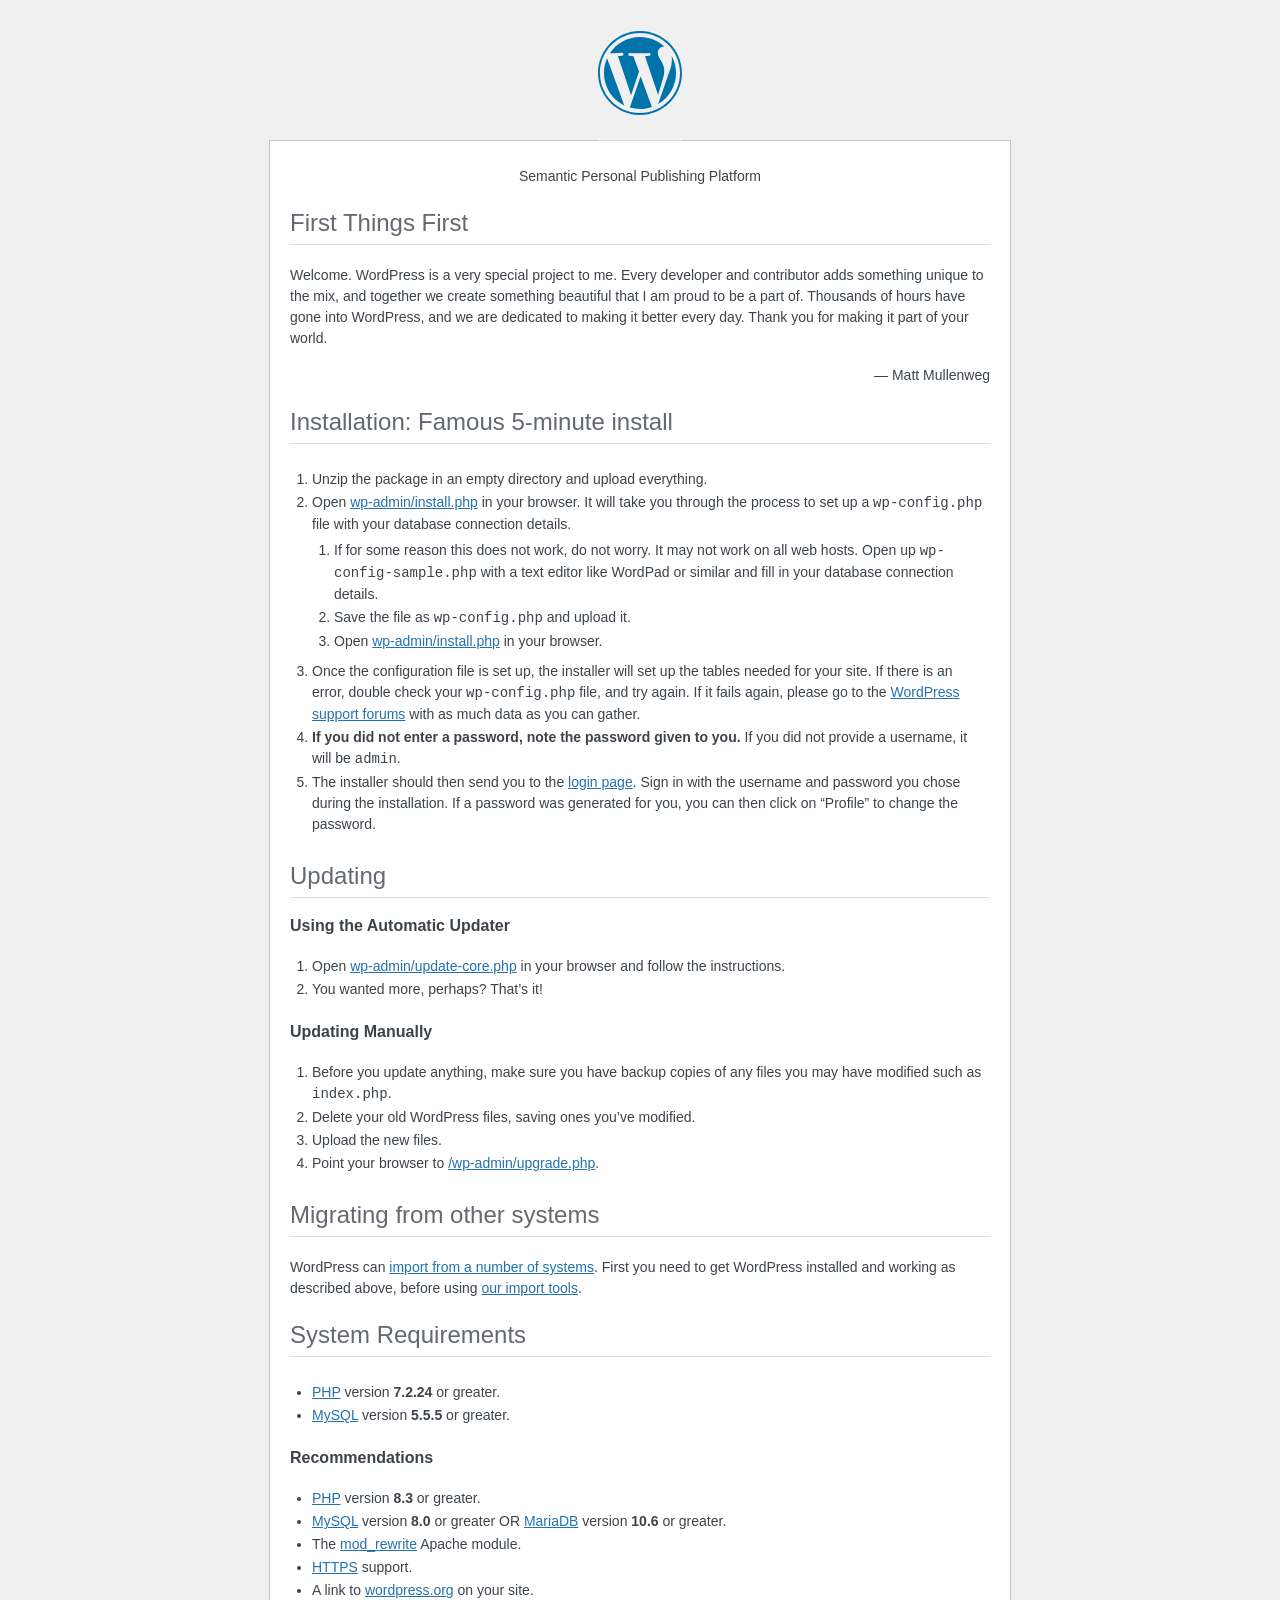
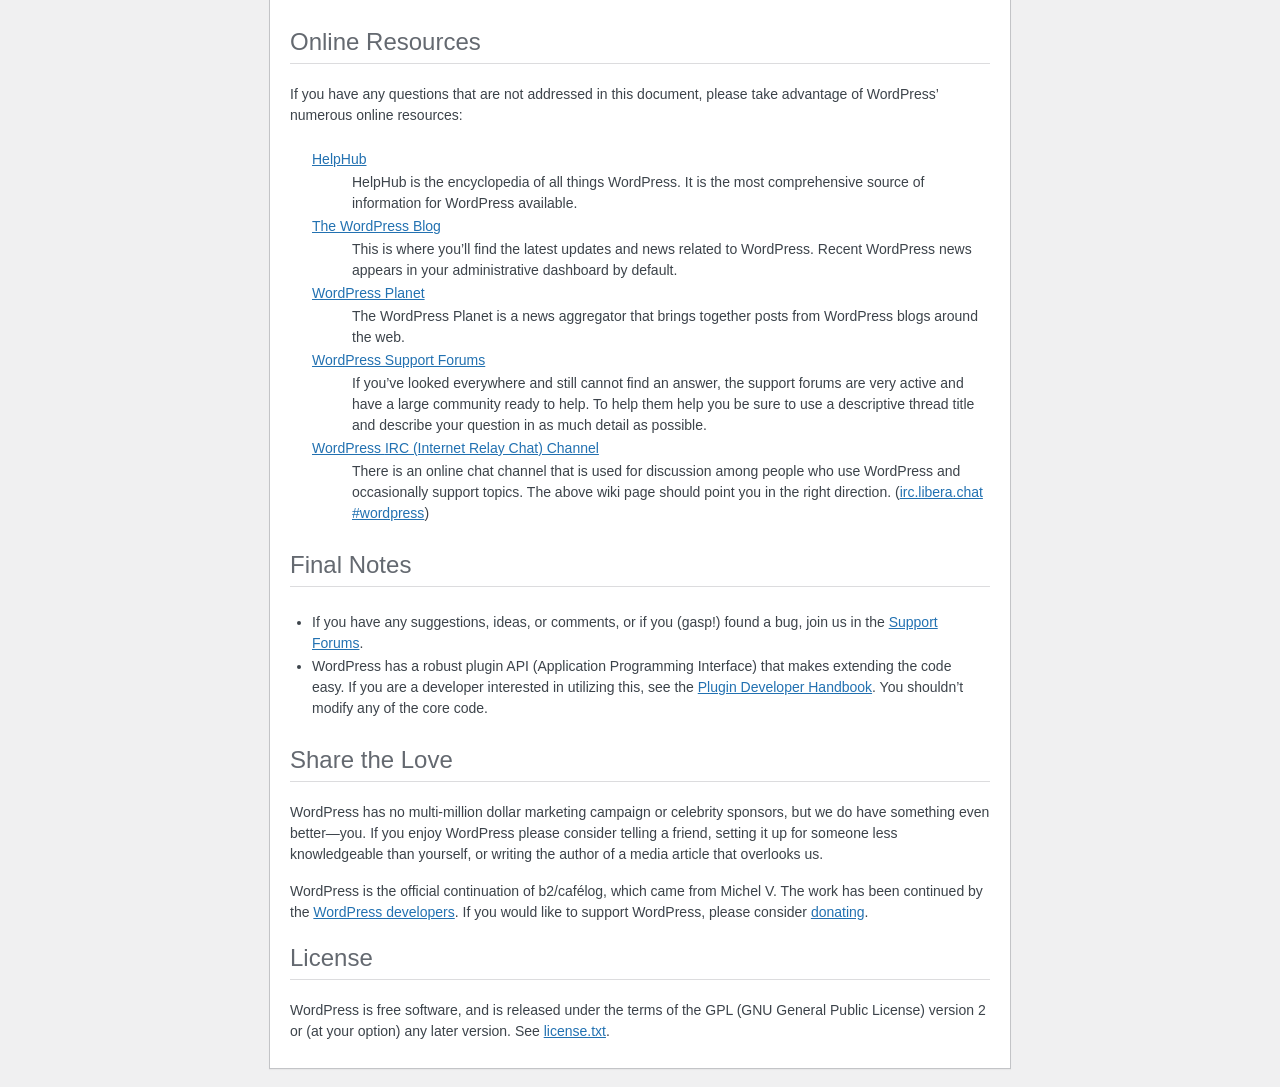
<file: app/public/readme.html>
<!DOCTYPE html>
<html lang="en">
<head>
	<meta name="viewport" content="width=device-width" />
	<meta http-equiv="Content-Type" content="text/html; charset=utf-8" />
	<meta name="robots" content="noindex,nofollow" />
	<title>WordPress &#8250; ReadMe</title>
	<link rel="stylesheet" href="wp-admin/css/install.css?ver=20100228" type="text/css" />
</head>
<body>
<h1 id="logo">
	<a href="https://wordpress.org/"><img alt="WordPress" src="wp-admin/images/wordpress-logo.png" /></a>
</h1>
<p style="text-align: center">Semantic Personal Publishing Platform</p>

<h2>First Things First</h2>
<p>Welcome. WordPress is a very special project to me. Every developer and contributor adds something unique to the mix, and together we create something beautiful that I am proud to be a part of. Thousands of hours have gone into WordPress, and we are dedicated to making it better every day. Thank you for making it part of your world.</p>
<p style="text-align: right">&#8212; Matt Mullenweg</p>

<h2>Installation: Famous 5-minute install</h2>
<ol>
	<li>Unzip the package in an empty directory and upload everything.</li>
	<li>Open <span class="file"><a href="wp-admin/install.php">wp-admin/install.php</a></span> in your browser. It will take you through the process to set up a <code>wp-config.php</code> file with your database connection details.
		<ol>
			<li>If for some reason this does not work, do not worry. It may not work on all web hosts. Open up <code>wp-config-sample.php</code> with a text editor like WordPad or similar and fill in your database connection details.</li>
			<li>Save the file as <code>wp-config.php</code> and upload it.</li>
			<li>Open <span class="file"><a href="wp-admin/install.php">wp-admin/install.php</a></span> in your browser.</li>
		</ol>
	</li>
	<li>Once the configuration file is set up, the installer will set up the tables needed for your site. If there is an error, double check your <code>wp-config.php</code> file, and try again. If it fails again, please go to the <a href="https://wordpress.org/support/forums/">WordPress support forums</a> with as much data as you can gather.</li>
	<li><strong>If you did not enter a password, note the password given to you.</strong> If you did not provide a username, it will be <code>admin</code>.</li>
	<li>The installer should then send you to the <a href="wp-login.php">login page</a>. Sign in with the username and password you chose during the installation. If a password was generated for you, you can then click on &#8220;Profile&#8221; to change the password.</li>
</ol>

<h2>Updating</h2>
<h3>Using the Automatic Updater</h3>
<ol>
	<li>Open <span class="file"><a href="wp-admin/update-core.php">wp-admin/update-core.php</a></span> in your browser and follow the instructions.</li>
	<li>You wanted more, perhaps? That&#8217;s it!</li>
</ol>

<h3>Updating Manually</h3>
<ol>
	<li>Before you update anything, make sure you have backup copies of any files you may have modified such as <code>index.php</code>.</li>
	<li>Delete your old WordPress files, saving ones you&#8217;ve modified.</li>
	<li>Upload the new files.</li>
	<li>Point your browser to <span class="file"><a href="wp-admin/upgrade.php">/wp-admin/upgrade.php</a>.</span></li>
</ol>

<h2>Migrating from other systems</h2>
<p>WordPress can <a href="https://developer.wordpress.org/advanced-administration/wordpress/import/">import from a number of systems</a>. First you need to get WordPress installed and working as described above, before using <a href="wp-admin/import.php">our import tools</a>.</p>

<h2>System Requirements</h2>
<ul>
	<li><a href="https://www.php.net/">PHP</a> version <strong>7.2.24</strong> or greater.</li>
	<li><a href="https://www.mysql.com/">MySQL</a> version <strong>5.5.5</strong> or greater.</li>
</ul>

<h3>Recommendations</h3>
<ul>
	<li><a href="https://www.php.net/">PHP</a> version <strong>8.3</strong> or greater.</li>
	<li><a href="https://www.mysql.com/">MySQL</a> version <strong>8.0</strong> or greater OR <a href="https://mariadb.org/">MariaDB</a> version <strong>10.6</strong> or greater.</li>
	<li>The <a href="https://httpd.apache.org/docs/2.2/mod/mod_rewrite.html">mod_rewrite</a> Apache module.</li>
	<li><a href="https://wordpress.org/news/2016/12/moving-toward-ssl/">HTTPS</a> support.</li>
	<li>A link to <a href="https://wordpress.org/">wordpress.org</a> on your site.</li>
</ul>

<h2>Online Resources</h2>
<p>If you have any questions that are not addressed in this document, please take advantage of WordPress&#8217; numerous online resources:</p>
<dl>
	<dt><a href="https://wordpress.org/documentation/">HelpHub</a></dt>
		<dd>HelpHub is the encyclopedia of all things WordPress. It is the most comprehensive source of information for WordPress available.</dd>
	<dt><a href="https://wordpress.org/news/">The WordPress Blog</a></dt>
		<dd>This is where you&#8217;ll find the latest updates and news related to WordPress. Recent WordPress news appears in your administrative dashboard by default.</dd>
	<dt><a href="https://planet.wordpress.org/">WordPress Planet</a></dt>
		<dd>The WordPress Planet is a news aggregator that brings together posts from WordPress blogs around the web.</dd>
	<dt><a href="https://wordpress.org/support/forums/">WordPress Support Forums</a></dt>
		<dd>If you&#8217;ve looked everywhere and still cannot find an answer, the support forums are very active and have a large community ready to help. To help them help you be sure to use a descriptive thread title and describe your question in as much detail as possible.</dd>
	<dt><a href="https://make.wordpress.org/support/handbook/appendix/other-support-locations/introduction-to-irc/">WordPress <abbr>IRC</abbr> (Internet Relay Chat) Channel</a></dt>
		<dd>There is an online chat channel that is used for discussion among people who use WordPress and occasionally support topics. The above wiki page should point you in the right direction. (<a href="https://web.libera.chat/#wordpress">irc.libera.chat #wordpress</a>)</dd>
</dl>

<h2>Final Notes</h2>
<ul>
	<li>If you have any suggestions, ideas, or comments, or if you (gasp!) found a bug, join us in the <a href="https://wordpress.org/support/forums/">Support Forums</a>.</li>
	<li>WordPress has a robust plugin <abbr>API</abbr> (Application Programming Interface) that makes extending the code easy. If you are a developer interested in utilizing this, see the <a href="https://developer.wordpress.org/plugins/">Plugin Developer Handbook</a>. You shouldn&#8217;t modify any of the core code.</li>
</ul>

<h2>Share the Love</h2>
<p>WordPress has no multi-million dollar marketing campaign or celebrity sponsors, but we do have something even better&#8212;you. If you enjoy WordPress please consider telling a friend, setting it up for someone less knowledgeable than yourself, or writing the author of a media article that overlooks us.</p>

<p>WordPress is the official continuation of b2/caf&#233;log, which came from Michel V. The work has been continued by the <a href="https://wordpress.org/about/">WordPress developers</a>. If you would like to support WordPress, please consider <a href="https://wordpress.org/donate/">donating</a>.</p>

<h2>License</h2>
<p>WordPress is free software, and is released under the terms of the <abbr>GPL</abbr> (GNU General Public License) version 2 or (at your option) any later version. See <a href="license.txt">license.txt</a>.</p>

</body>
</html>
</file>
<file: app/public/wp-content/themes/sane-tecnologia/style.css>
﻿/*
Theme Name: Agência SaneADS
Theme URI: https://sanetecnologia.com.br
Description: Tema da Agência SaneADS - Landing Pages e Google Ads que Geram Resultados
Version: 1.0
Author: Agência SaneADS
Author URI: https://sanetecnologia.com.br
Text Domain: sane-tecnologia
*/

/* ================================
   AGÊNCIA SANEADS - LANDING PAGE
   Design System & Styles
   ================================ */

/* ===== CSS Variables ===== */
:root {
    /* Colors */
    --primary-dark: #1a365d;
    --primary: #2563eb;
    --primary-light: #3b82f6;
    --primary-lighter: #60a5fa;

    --accent: #f97316;
    --accent-hover: #ea580c;
    --accent-light: #fb923c;

    --success: #10b981;
    --success-light: #34d399;

    --danger: #ef4444;

    --neutral-900: #0f172a;
    --neutral-800: #1e293b;
    --neutral-700: #334155;
    --neutral-600: #475569;
    --neutral-500: #64748b;
    --neutral-400: #94a3b8;
    --neutral-300: #cbd5e1;
    --neutral-200: #e2e8f0;
    --neutral-100: #f1f5f9;
    --neutral-50: #f8fafc;
    --white: #ffffff;

    /* Gradients */
    --gradient-primary: linear-gradient(135deg, #1a365d 0%, #2563eb 100%);
    --gradient-accent: linear-gradient(135deg, #f97316 0%, #fb923c 100%);
    --gradient-success: linear-gradient(135deg, #10b981 0%, #34d399 100%);
    --gradient-dark: linear-gradient(135deg, #0f172a 0%, #1e293b 100%);
    --gradient-light: linear-gradient(135deg, #f8fafc 0%, #e2e8f0 100%);
    --gradient-hero: linear-gradient(135deg, #0f172a 0%, #1a365d 50%, #2563eb 100%);

    /* Typography */
    --font-family: 'Inter', -apple-system, BlinkMacSystemFont, 'Segoe UI', Roboto, sans-serif;

    --font-size-xs: 0.75rem;
    --font-size-sm: 0.875rem;
    --font-size-base: 1rem;
    --font-size-lg: 1.125rem;
    --font-size-xl: 1.25rem;
    --font-size-2xl: 1.5rem;
    --font-size-3xl: 1.875rem;
    --font-size-4xl: 2.25rem;
    --font-size-5xl: 3rem;
    --font-size-6xl: 3.75rem;

    /* Spacing */
    --spacing-1: 0.25rem;
    --spacing-2: 0.5rem;
    --spacing-3: 0.75rem;
    --spacing-4: 1rem;
    --spacing-5: 1.25rem;
    --spacing-6: 1.5rem;
    --spacing-8: 2rem;
    --spacing-10: 2.5rem;
    --spacing-12: 3rem;
    --spacing-16: 4rem;
    --spacing-20: 5rem;
    --spacing-24: 6rem;

    /* Border Radius */
    --radius-sm: 0.375rem;
    --radius-md: 0.5rem;
    --radius-lg: 0.75rem;
    --radius-xl: 1rem;
    --radius-2xl: 1.5rem;
    --radius-full: 9999px;

    /* Shadows */
    --shadow-sm: 0 1px 2px 0 rgb(0 0 0 / 0.05);
    --shadow-md: 0 4px 6px -1px rgb(0 0 0 / 0.1), 0 2px 4px -2px rgb(0 0 0 / 0.1);
    --shadow-lg: 0 10px 15px -3px rgb(0 0 0 / 0.1), 0 4px 6px -4px rgb(0 0 0 / 0.1);
    --shadow-xl: 0 20px 25px -5px rgb(0 0 0 / 0.1), 0 8px 10px -6px rgb(0 0 0 / 0.1);
    --shadow-2xl: 0 25px 50px -12px rgb(0 0 0 / 0.25);
    --shadow-glow: 0 0 40px rgba(37, 99, 235, 0.3);
    --shadow-glow-accent: 0 0 40px rgba(249, 115, 22, 0.3);

    /* Transitions */
    --transition-fast: 150ms ease;
    --transition-base: 300ms ease;
    --transition-slow: 500ms ease;

    /* Z-index */
    --z-header: 1000;
    --z-modal: 1100;
    --z-tooltip: 1200;
}

/* ===== Reset & Base ===== */
*,
*::before,
*::after {
    box-sizing: border-box;
    margin: 0;
    padding: 0;
}

html {
    scroll-behavior: smooth;
    font-size: 16px;
}

body {
    font-family: var(--font-family);
    font-size: var(--font-size-base);
    line-height: 1.6;
    color: var(--neutral-700);
    background: var(--neutral-900);
    overflow-x: hidden;
    -webkit-font-smoothing: antialiased;
    -moz-osx-font-smoothing: grayscale;
}

img {
    max-width: 100%;
    height: auto;
    display: block;
}

a {
    text-decoration: none;
    color: inherit;
    transition: color var(--transition-fast);
}

ul,
ol {
    list-style: none;
}

button {
    font-family: inherit;
    cursor: pointer;
    border: none;
    background: none;
}

input,
select,
textarea {
    font-family: inherit;
    font-size: inherit;
}

/* ===== Container ===== */
.container {
    width: 100%;
    max-width: 1200px;
    margin: 0 auto;
    padding: 0 var(--spacing-6);
}

/* ===== Typography ===== */
h1,
h2,
h3,
h4,
h5,
h6 {
    color: var(--neutral-900);
    font-weight: 700;
    line-height: 1.2;
}

.section-badge {
    display: inline-flex;
    align-items: center;
    gap: var(--spacing-2);
    padding: var(--spacing-2) var(--spacing-4);
    background: linear-gradient(135deg, rgba(37, 99, 235, 0.1) 0%, rgba(59, 130, 246, 0.1) 100%);
    color: var(--primary);
    font-size: var(--font-size-sm);
    font-weight: 600;
    border-radius: var(--radius-full);
    text-transform: uppercase;
    letter-spacing: 0.05em;
}

.section-badge.light {
    background: rgba(255, 255, 255, 0.15);
    color: var(--white);
}

.section-title-main {
    font-size: var(--font-size-4xl);
    margin-top: var(--spacing-4);
    margin-bottom: var(--spacing-6);
}

.section-description {
    font-size: var(--font-size-lg);
    color: var(--neutral-600);
    max-width: 700px;
    margin: 0 auto;
}

.gradient-text {
    background: var(--gradient-primary);
    -webkit-background-clip: text;
    -webkit-text-fill-color: transparent;
    background-clip: text;
}

.gradient-text-light {
    background: linear-gradient(135deg, #60a5fa 0%, #34d399 100%);
    -webkit-background-clip: text;
    -webkit-text-fill-color: transparent;
    background-clip: text;
}

.highlight {
    color: var(--primary-light);
}

.highlight-danger {
    color: var(--danger);
}

.highlight-success {
    color: var(--success);
}

.highlight-accent {
    color: var(--accent);
}

/* ===== Buttons ===== */
.btn {
    display: inline-flex;
    align-items: center;
    justify-content: center;
    gap: var(--spacing-2);
    padding: var(--spacing-3) var(--spacing-6);
    font-size: var(--font-size-base);
    font-weight: 600;
    border-radius: var(--radius-lg);
    transition: all var(--transition-base);
    cursor: pointer;
    border: 2px solid transparent;
}

.btn-icon {
    width: 20px;
    height: 20px;
}

.btn-primary {
    background: var(--gradient-accent);
    color: var(--white);
    box-shadow: var(--shadow-md), var(--shadow-glow-accent);
}

.btn-primary:hover {
    transform: translateY(-2px);
    box-shadow: var(--shadow-xl), 0 0 60px rgba(249, 115, 22, 0.4);
}

.btn-secondary {
    background: rgba(255, 255, 255, 0.1);
    color: var(--white);
    border: 2px solid rgba(255, 255, 255, 0.3);
    backdrop-filter: blur(10px);
}

.btn-secondary:hover {
    background: rgba(255, 255, 255, 0.2);
    border-color: rgba(255, 255, 255, 0.5);
    transform: translateY(-2px);
}

.btn-lg {
    padding: var(--spacing-4) var(--spacing-8);
    font-size: var(--font-size-lg);
}

.btn-service {
    width: 100%;
    padding: var(--spacing-4);
    background: var(--gradient-primary);
    color: var(--white);
    margin-top: var(--spacing-6);
}

.btn-service:hover {
    transform: translateY(-2px);
    box-shadow: var(--shadow-lg), var(--shadow-glow);
}

.btn-service svg {
    width: 20px;
    height: 20px;
    transition: transform var(--transition-base);
}

.btn-service:hover svg {
    transform: translateX(4px);
}

.btn-service-alt {
    background: var(--gradient-accent);
}

.btn-service-alt:hover {
    box-shadow: var(--shadow-lg), var(--shadow-glow-accent);
}

/* ===== Header ===== */
.header {
    position: relative;
    top: 0;
    left: 0;
    right: 0;
    z-index: var(--z-header);
    padding: 0;
    background: transparent;
}

.header.scrolled {
    background: transparent;
    backdrop-filter: none;
    box-shadow: none;
}

.header-content {
    display: flex;
    align-items: center;
    justify-content: space-between;
    padding: var(--spacing-3) 0;
}

/* Logo Styles - Modern Vector Implementation */
.logo {
    display: flex;
    align-items: center;
    gap: 12px;
    text-decoration: none;
    transition: opacity var(--transition-base);
}

.logo:hover {
    opacity: 0.9;
}

.logo-symbol {
    width: 42px;
    height: 42px;
    display: flex;
    align-items: center;
    justify-content: center;
    background: linear-gradient(135deg, rgba(255, 255, 255, 0.1) 0%, rgba(255, 255, 255, 0.05) 100%);
    border: 1px solid rgba(255, 255, 255, 0.1);
    border-radius: 12px;
    color: var(--accent);
    box-shadow: 0 4px 12px rgba(0, 0, 0, 0.2);
    transition: transform var(--transition-base), border-color var(--transition-base);
}

.logo:hover .logo-symbol {
    transform: translateY(-2px);
    border-color: var(--accent);
}

.logo-type {
    font-family: 'Inter', sans-serif;
    font-size: 1.5rem;
    line-height: 1.2;
    color: var(--white);
    letter-spacing: -0.02em;
    display: flex;
    flex-direction: column;
}

.logo-type small {
    font-size: 0.75rem;
    color: var(--neutral-400);
    font-weight: 500;
    text-transform: uppercase;
    letter-spacing: 0.1em;
    margin-bottom: -2px;
}

.logo-type strong {
    font-weight: 800;
}

.logo-accent {
    color: var(--accent);
    position: relative;
    display: inline-block;
}

/* Footer Logo Adjustments */
.footer-logo .logo-symbol {
    background: rgba(0, 0, 0, 0.2);
}

.footer-logo .logo-type {
    font-size: 1.75rem;
}

.logo:hover .logo-img {
    transform: scale(1.05);
}

.footer-logo-img {
    height: 120px;
    width: auto;
    max-width: 400px;
    object-fit: contain;
}

.nav {
    display: none;
}

.nav-list {
    display: flex;
    gap: var(--spacing-8);
}

.nav-link {
    color: rgba(255, 255, 255, 0.8);
    font-weight: 500;
    transition: color var(--transition-fast);
    position: relative;
}

.nav-link::after {
    content: '';
    position: absolute;
    bottom: -4px;
    left: 0;
    width: 0;
    height: 2px;
    background: var(--accent);
    transition: width var(--transition-base);
}

.nav-link:hover {
    color: var(--white);
}

.nav-link:hover::after {
    width: 100%;
}

.header-cta {
    display: none;
}

.hamburger {
    display: flex;
    flex-direction: column;
    gap: 5px;
    padding: var(--spacing-2);
}

.hamburger span {
    display: block;
    width: 24px;
    height: 2px;
    background: var(--white);
    transition: all var(--transition-base);
}

.hamburger.active span:nth-child(1) {
    transform: rotate(45deg) translate(5px, 5px);
}

.hamburger.active span:nth-child(2) {
    opacity: 0;
}

.hamburger.active span:nth-child(3) {
    transform: rotate(-45deg) translate(5px, -5px);
}

/* ===== Hero Section ===== */
.hero {
    position: relative;
    min-height: 100vh;
    display: flex;
    align-items: center;
    justify-content: center;
    padding: var(--spacing-16) 0;
    overflow: hidden;
}

.hero-bg {
    position: absolute;
    inset: 0;
    background: var(--gradient-hero);
    z-index: -1;
}

.hero-shapes {
    position: absolute;
    inset: 0;
    overflow: hidden;
}

.shape {
    position: absolute;
    border-radius: 50%;
    filter: blur(80px);
    opacity: 0.5;
    animation: float 20s infinite ease-in-out;
}

.shape-1 {
    width: 600px;
    height: 600px;
    background: rgba(37, 99, 235, 0.3);
    top: -200px;
    right: -200px;
    animation-delay: 0s;
}

.shape-2 {
    width: 400px;
    height: 400px;
    background: rgba(249, 115, 22, 0.3);
    bottom: -100px;
    left: -100px;
    animation-delay: -5s;
}

.shape-3 {
    width: 300px;
    height: 300px;
    background: rgba(16, 185, 129, 0.3);
    top: 50%;
    left: 50%;
    animation-delay: -10s;
}

.shape-4 {
    width: 200px;
    height: 200px;
    background: rgba(59, 130, 246, 0.4);
    bottom: 20%;
    right: 10%;
    animation-delay: -15s;
}

@keyframes float {

    0%,
    100% {
        transform: translate(0, 0) scale(1);
    }

    25% {
        transform: translate(30px, -30px) scale(1.05);
    }

    50% {
        transform: translate(-20px, 20px) scale(0.95);
    }

    75% {
        transform: translate(-30px, -20px) scale(1.02);
    }
}

.hero-content {
    text-align: center;
    position: relative;
    z-index: 1;
}

.hero-title {
    font-size: var(--font-size-4xl);
    color: var(--white);
    margin-bottom: var(--spacing-6);
    max-width: 900px;
    margin-left: auto;
    margin-right: auto;
}

.hero-subtitle {
    font-size: var(--font-size-xl);
    color: rgba(255, 255, 255, 0.9);
    margin-bottom: var(--spacing-4);
    max-width: 800px;
    margin-left: auto;
    margin-right: auto;
}

.hero-description {
    font-size: var(--font-size-lg);
    color: rgba(255, 255, 255, 0.7);
    margin-bottom: var(--spacing-10);
    max-width: 700px;
    margin-left: auto;
    margin-right: auto;
}

.hero-buttons {
    display: flex;
    flex-direction: column;
    gap: var(--spacing-4);
    align-items: center;
    justify-content: center;
}

.hero-scroll {
    display: none;
    position: absolute;
    bottom: var(--spacing-8);
    left: 50%;
    transform: translateX(-50%);
    flex-direction: column;
    align-items: center;
    gap: var(--spacing-3);
    color: rgba(255, 255, 255, 0.6);
    font-size: var(--font-size-sm);
}

.scroll-indicator {
    width: 24px;
    height: 40px;
    border: 2px solid rgba(255, 255, 255, 0.3);
    border-radius: var(--radius-full);
    position: relative;
}

.scroll-indicator::after {
    content: '';
    position: absolute;
    top: 8px;
    left: 50%;
    transform: translateX(-50%);
    width: 4px;
    height: 8px;
    background: var(--accent);
    border-radius: var(--radius-full);
    animation: scroll-bounce 2s infinite;
}

@keyframes scroll-bounce {

    0%,
    100% {
        transform: translateX(-50%) translateY(0);
        opacity: 1;
    }

    50% {
        transform: translateX(-50%) translateY(12px);
        opacity: 0.3;
    }
}

/* ===== Animations ===== */
.animate-fade-up {
    opacity: 0;
    transform: translateY(30px);
    animation: fadeUp 0.8s ease forwards;
}

.delay-1 {
    animation-delay: 0.2s;
}

.delay-2 {
    animation-delay: 0.4s;
}

.delay-3 {
    animation-delay: 0.6s;
}

.delay-4 {
    animation-delay: 0.8s;
}

@keyframes fadeUp {
    to {
        opacity: 1;
        transform: translateY(0);
    }
}

.animate-on-scroll {
    opacity: 0;
    transform: translateY(40px);
    transition: all 0.8s cubic-bezier(0.16, 1, 0.3, 1);
}

.animate-on-scroll.visible {
    opacity: 1;
    transform: translateY(0);
}

/* ===== Problem/Solution Section ===== */
.problem-solution {
    padding: var(--spacing-24) 0;
    background: var(--neutral-50);
}

.section-title {
    font-size: var(--font-size-3xl);
    text-align: center;
    margin-bottom: var(--spacing-12);
    display: flex;
    flex-wrap: wrap;
    justify-content: center;
    align-items: center;
    gap: var(--spacing-3);
}

.title-icon {
    font-size: var(--font-size-4xl);
}

.problems-grid {
    display: grid;
    grid-template-columns: 1fr;
    gap: var(--spacing-6);
    margin-bottom: var(--spacing-16);
}

.problem-card {
    background: var(--white);
    padding: var(--spacing-8);
    border-radius: var(--radius-xl);
    box-shadow: var(--shadow-md);
    text-align: center;
    transition: all var(--transition-base);
    border: 1px solid var(--neutral-200);
}

.problem-card:hover {
    transform: translateY(-4px);
    box-shadow: var(--shadow-xl);
    border-color: var(--danger);
}

.problem-icon {
    width: 64px;
    height: 64px;
    margin: 0 auto var(--spacing-4);
    display: flex;
    align-items: center;
    justify-content: center;
    background: linear-gradient(135deg, rgba(239, 68, 68, 0.1) 0%, rgba(239, 68, 68, 0.05) 100%);
    border-radius: var(--radius-xl);
}

.problem-icon svg {
    width: 32px;
    height: 32px;
    stroke: var(--danger);
}

.problem-card h3 {
    font-size: var(--font-size-lg);
    margin-bottom: var(--spacing-3);
    color: var(--neutral-800);
}

.problem-card p {
    color: var(--neutral-600);
    font-size: var(--font-size-sm);
}

.solution-divider {
    display: flex;
    align-items: center;
    gap: var(--spacing-6);
    margin: var(--spacing-16) 0;
}

.divider-line {
    flex: 1;
    height: 2px;
    background: linear-gradient(90deg, transparent 0%, var(--primary-light) 50%, transparent 100%);
}

.divider-icon {
    width: 60px;
    height: 60px;
    display: flex;
    align-items: center;
    justify-content: center;
    background: var(--gradient-accent);
    border-radius: 50%;
    color: var(--white);
    animation: pulse 2s infinite;
}

.divider-icon svg {
    width: 28px;
    height: 28px;
}

@keyframes pulse {

    0%,
    100% {
        box-shadow: 0 0 0 0 rgba(249, 115, 22, 0.4);
    }

    50% {
        box-shadow: 0 0 0 20px rgba(249, 115, 22, 0);
    }
}

.solution-block {
    text-align: center;
}

.solution-title {
    font-size: var(--font-size-2xl);
    line-height: 1.4;
}

.solution-text {
    font-size: var(--font-size-lg);
    color: var(--neutral-600);
    max-width: 800px;
    margin: 0 auto var(--spacing-12);
}

.solution-formula {
    display: flex;
    flex-wrap: wrap;
    justify-content: center;
    align-items: center;
    gap: var(--spacing-4);
}

.formula-item {
    display: flex;
    flex-direction: column;
    align-items: center;
    gap: var(--spacing-2);
}

.formula-icon {
    width: 80px;
    height: 80px;
    border-radius: var(--radius-xl);
    display: flex;
    align-items: center;
    justify-content: center;
}

.formula-icon.landing {
    background: var(--gradient-primary);
}

.formula-icon.ads {
    background: linear-gradient(135deg, #4285f4 0%, #34a853 33%, #fbbc05 66%, #ea4335 100%);
}

.formula-icon.clients {
    background: var(--gradient-success);
}

.formula-icon::after {
    content: '';
    width: 40px;
    height: 40px;
    background: url("data:image/svg+xml,%3Csvg xmlns='http://www.w3.org/2000/svg' fill='none' viewBox='0 0 24 24' stroke='white' stroke-width='2'%3E%3Cpath d='M9 12l2 2 4-4m6 2a9 9 0 11-18 0 9 9 0 0118 0z'/%3E%3C/svg%3E") center/contain no-repeat;
}

.formula-item span {
    font-weight: 600;
    color: var(--neutral-700);
}

.formula-plus,
.formula-equals {
    font-size: var(--font-size-3xl);
    font-weight: 700;
    color: var(--neutral-400);
}

.formula-item.result {
    transform: scale(1.1);
}

.formula-item.result span {
    color: var(--success);
    font-size: var(--font-size-lg);
}

/* ===== Services Section ===== */
.services {
    padding: var(--spacing-24) 0;
    background: var(--white);
}

.section-header {
    text-align: center;
    margin-bottom: var(--spacing-16);
}

.services-grid {
    display: grid;
    grid-template-columns: 1fr;
    gap: var(--spacing-8);
    margin-bottom: var(--spacing-12);
}

.service-card {
    background: var(--white);
    padding: var(--spacing-10);
    border-radius: var(--radius-2xl);
    box-shadow: var(--shadow-lg);
    border: 1px solid var(--neutral-200);
    position: relative;
    overflow: hidden;
    transition: all var(--transition-base);
}

.service-card::before {
    content: '';
    position: absolute;
    top: 0;
    left: 0;
    right: 0;
    height: 4px;
    background: var(--gradient-primary);
}

.service-card:nth-child(2)::before {
    background: var(--gradient-accent);
}

.service-card:hover {
    transform: translateY(-8px);
    box-shadow: var(--shadow-2xl);
}

.service-icon-wrapper {
    display: flex;
    align-items: flex-start;
    justify-content: space-between;
    margin-bottom: var(--spacing-6);
}

.service-icon {
    width: 64px;
    height: 64px;
    display: flex;
    align-items: center;
    justify-content: center;
    border-radius: var(--radius-xl);
}

.landing-icon {
    background: linear-gradient(135deg, rgba(37, 99, 235, 0.15) 0%, rgba(59, 130, 246, 0.1) 100%);
}

.landing-icon svg {
    width: 32px;
    height: 32px;
    stroke: var(--primary);
}

.ads-icon {
    background: linear-gradient(135deg, rgba(249, 115, 22, 0.15) 0%, rgba(251, 146, 60, 0.1) 100%);
}

.ads-icon svg {
    width: 32px;
    height: 32px;
    stroke: var(--accent);
}

.service-number {
    font-size: var(--font-size-5xl);
    font-weight: 800;
    color: var(--neutral-100);
    line-height: 1;
}

.service-title {
    font-size: var(--font-size-2xl);
    margin-bottom: var(--spacing-3);
}

.service-subtitle {
    color: var(--neutral-600);
    margin-bottom: var(--spacing-6);
}

.service-features {
    display: flex;
    flex-direction: column;
    gap: var(--spacing-4);
}

.service-features li {
    display: flex;
    align-items: center;
    gap: var(--spacing-3);
    color: var(--neutral-700);
}

.check-icon {
    width: 20px;
    height: 20px;
    flex-shrink: 0;
    stroke: var(--success);
}

.services-integration {
    background: var(--gradient-dark);
    padding: var(--spacing-10);
    border-radius: var(--radius-2xl);
    text-align: center;
    color: var(--white);
}

.integration-badge {
    width: 64px;
    height: 64px;
    margin: 0 auto var(--spacing-6);
    display: flex;
    align-items: center;
    justify-content: center;
    background: rgba(255, 255, 255, 0.1);
    border-radius: var(--radius-xl);
}

.integration-badge svg {
    width: 32px;
    height: 32px;
    stroke: var(--accent);
}

.services-integration h3 {
    color: var(--white);
    font-size: var(--font-size-2xl);
    margin-bottom: var(--spacing-4);
}

.services-integration p {
    color: rgba(255, 255, 255, 0.8);
    max-width: 700px;
    margin: 0 auto;
}

/* ===== Map Section ===== */
.map-section {
    position: relative;
    padding: var(--spacing-24) 0;
    overflow: hidden;
}

.map-bg {
    position: absolute;
    inset: 0;
    background: var(--gradient-hero);
    z-index: 0;
}

.map-grid {
    position: absolute;
    inset: 0;
    background-image:
        linear-gradient(rgba(255, 255, 255, 0.03) 1px, transparent 1px),
        linear-gradient(90deg, rgba(255, 255, 255, 0.03) 1px, transparent 1px);
    background-size: 50px 50px;
}

.map-points {
    position: absolute;
    inset: 0;
}

.map-point {
    position: absolute;
    width: 12px;
    height: 12px;
    background: var(--accent);
    border-radius: 50%;
    animation: point-pulse 3s infinite;
}

.map-point::before {
    content: '';
    position: absolute;
    inset: -4px;
    border: 2px solid var(--accent);
    border-radius: 50%;
    animation: point-ring 3s infinite;
}

.point-1 {
    top: 20%;
    left: 15%;
    animation-delay: 0s;
}

.point-2 {
    top: 40%;
    right: 20%;
    animation-delay: 0.5s;
}

.point-3 {
    bottom: 30%;
    left: 25%;
    animation-delay: 1s;
}

.point-4 {
    top: 60%;
    right: 35%;
    animation-delay: 1.5s;
}

.point-5 {
    bottom: 20%;
    right: 15%;
    animation-delay: 2s;
}

@keyframes point-pulse {

    0%,
    100% {
        transform: scale(1);
        opacity: 1;
    }

    50% {
        transform: scale(1.2);
        opacity: 0.8;
    }
}

@keyframes point-ring {
    0% {
        transform: scale(1);
        opacity: 1;
    }

    100% {
        transform: scale(3);
        opacity: 0;
    }
}

.map-content {
    position: relative;
    z-index: 1;
    text-align: center;
}

.section-title-main.light {
    color: var(--white);
}

.map-description {
    font-size: var(--font-size-lg);
    color: rgba(255, 255, 255, 0.85);
    max-width: 800px;
    margin: 0 auto var(--spacing-12);
    line-height: 1.8;
}

.map-features {
    display: grid;
    grid-template-columns: 1fr;
    gap: var(--spacing-6);
}

.map-feature {
    background: rgba(255, 255, 255, 0.1);
    backdrop-filter: blur(10px);
    padding: var(--spacing-8);
    border-radius: var(--radius-xl);
    border: 1px solid rgba(255, 255, 255, 0.1);
    transition: all var(--transition-base);
}

.map-feature:hover {
    background: rgba(255, 255, 255, 0.15);
    transform: translateY(-4px);
}

.feature-icon {
    width: 56px;
    height: 56px;
    margin: 0 auto var(--spacing-4);
    display: flex;
    align-items: center;
    justify-content: center;
    background: rgba(249, 115, 22, 0.2);
    border-radius: var(--radius-lg);
}

.feature-icon svg {
    width: 28px;
    height: 28px;
    stroke: var(--accent);
}

.map-feature h4 {
    color: var(--white);
    font-size: var(--font-size-lg);
    margin-bottom: var(--spacing-2);
}

.map-feature p {
    color: rgba(255, 255, 255, 0.7);
    font-size: var(--font-size-sm);
}

/* ===== Advantages Section ===== */
.advantages {
    padding: var(--spacing-24) 0;
    background: var(--neutral-50);
}

.advantages-grid {
    display: grid;
    grid-template-columns: 1fr;
    gap: var(--spacing-6);
}

.advantage-card {
    background: var(--white);
    padding: var(--spacing-8);
    border-radius: var(--radius-xl);
    box-shadow: var(--shadow-md);
    position: relative;
    transition: all var(--transition-base);
    border: 1px solid var(--neutral-200);
}

.advantage-card:hover {
    transform: translateY(-4px);
    box-shadow: var(--shadow-xl);
    border-color: var(--primary-light);
}

.advantage-number {
    position: absolute;
    top: var(--spacing-4);
    right: var(--spacing-4);
    font-size: var(--font-size-4xl);
    font-weight: 800;
    color: var(--neutral-100);
    line-height: 1;
}

.advantage-icon {
    width: 56px;
    height: 56px;
    display: flex;
    align-items: center;
    justify-content: center;
    background: linear-gradient(135deg, rgba(37, 99, 235, 0.15) 0%, rgba(59, 130, 246, 0.1) 100%);
    border-radius: var(--radius-lg);
    margin-bottom: var(--spacing-4);
}

.advantage-icon svg {
    width: 28px;
    height: 28px;
    stroke: var(--primary);
}

.advantage-card h3 {
    font-size: var(--font-size-lg);
    margin-bottom: var(--spacing-3);
}

.advantage-card p {
    color: var(--neutral-600);
    font-size: var(--font-size-sm);
}

/* ===== Testimonials Section ===== */
.testimonials {
    padding: var(--spacing-24) 0;
    background: var(--white);
}

.testimonials-grid {
    display: grid;
    grid-template-columns: 1fr;
    gap: var(--spacing-8);
}

.testimonial-card {
    background: var(--white);
    padding: var(--spacing-8);
    border-radius: var(--radius-2xl);
    box-shadow: var(--shadow-lg);
    border: 1px solid var(--neutral-200);
    position: relative;
    transition: all var(--transition-base);
}

.testimonial-card:hover {
    transform: translateY(-4px);
    box-shadow: var(--shadow-2xl);
}

.testimonial-quote {
    width: 48px;
    height: 48px;
    display: flex;
    align-items: center;
    justify-content: center;
    margin-bottom: var(--spacing-4);
}

.testimonial-quote svg {
    width: 32px;
    height: 32px;
    fill: var(--primary-light);
    opacity: 0.3;
}

.testimonial-text {
    font-size: var(--font-size-lg);
    color: var(--neutral-700);
    line-height: 1.7;
    margin-bottom: var(--spacing-6);
}

.testimonial-author {
    display: flex;
    align-items: center;
    gap: var(--spacing-4);
    margin-bottom: var(--spacing-4);
}

.author-avatar {
    width: 48px;
    height: 48px;
    display: flex;
    align-items: center;
    justify-content: center;
    background: var(--gradient-primary);
    color: var(--white);
    font-weight: 600;
    border-radius: 50%;
}

.author-info {
    display: flex;
    flex-direction: column;
}

.author-info strong {
    color: var(--neutral-800);
}

.author-info span {
    font-size: var(--font-size-sm);
    color: var(--neutral-500);
}

.testimonial-metrics {
    padding-top: var(--spacing-4);
    border-top: 1px solid var(--neutral-200);
}

.metric {
    display: flex;
    align-items: center;
    gap: var(--spacing-3);
}

.metric-value {
    font-size: var(--font-size-2xl);
    font-weight: 800;
    background: var(--gradient-success);
    -webkit-background-clip: text;
    -webkit-text-fill-color: transparent;
    background-clip: text;
}

.metric-label {
    color: var(--neutral-600);
    font-size: var(--font-size-sm);
}

/* ===== CTA Section ===== */
.cta-section {
    position: relative;
    padding: var(--spacing-24) 0;
    overflow: hidden;
}

.cta-bg {
    position: absolute;
    inset: 0;
    background: var(--gradient-hero);
    z-index: 0;
}

.cta-shapes {
    position: absolute;
    inset: 0;
}

.cta-shape {
    position: absolute;
    border-radius: 50%;
    filter: blur(100px);
    opacity: 0.5;
}

.cta-shape-1 {
    width: 500px;
    height: 500px;
    background: rgba(37, 99, 235, 0.4);
    top: -200px;
    left: -200px;
}

.cta-shape-2 {
    width: 400px;
    height: 400px;
    background: rgba(249, 115, 22, 0.3);
    bottom: -150px;
    right: -150px;
}

.cta-content {
    position: relative;
    z-index: 1;
    display: grid;
    grid-template-columns: 1fr;
    gap: var(--spacing-12);
    align-items: center;
}

.cta-text {
    color: var(--white);
}

.cta-title {
    font-size: var(--font-size-3xl);
    color: var(--white);
    margin-top: var(--spacing-4);
    margin-bottom: var(--spacing-6);
}

.cta-description {
    font-size: var(--font-size-lg);
    color: rgba(255, 255, 255, 0.85);
    margin-bottom: var(--spacing-8);
    line-height: 1.7;
}

.cta-benefits {
    display: flex;
    flex-wrap: wrap;
    gap: var(--spacing-4);
}

.benefit-item {
    display: flex;
    align-items: center;
    gap: var(--spacing-2);
    color: rgba(255, 255, 255, 0.9);
    font-size: var(--font-size-sm);
}

.benefit-item svg {
    width: 20px;
    height: 20px;
    stroke: var(--success);
}

.cta-form {
    background: var(--white);
    padding: var(--spacing-10);
    border-radius: var(--radius-2xl);
    box-shadow: var(--shadow-2xl);
}

.form-header {
    text-align: center;
    margin-bottom: var(--spacing-8);
}

.form-header h3 {
    font-size: var(--font-size-2xl);
    margin-bottom: var(--spacing-2);
}

.form-header p {
    color: var(--neutral-600);
}

.form-group {
    position: relative;
    margin-bottom: var(--spacing-6);
}

.form-group input,
.form-group select {
    width: 100%;
    padding: var(--spacing-4);
    padding-top: var(--spacing-6);
    border: 2px solid var(--neutral-200);
    border-radius: var(--radius-lg);
    font-size: var(--font-size-base);
    color: var(--neutral-800);
    background: var(--white);
    transition: all var(--transition-base);
}

.form-group input:focus,
.form-group select:focus {
    outline: none;
    border-color: var(--primary);
    box-shadow: 0 0 0 4px rgba(37, 99, 235, 0.1);
}

.form-group label {
    position: absolute;
    top: 50%;
    left: var(--spacing-4);
    transform: translateY(-50%);
    color: var(--neutral-500);
    font-size: var(--font-size-base);
    pointer-events: none;
    transition: all var(--transition-base);
    background: var(--white);
    padding: 0 var(--spacing-1);
}

.form-group input:focus~label,
.form-group input:not(:placeholder-shown)~label,
.form-group select:focus~label,
.form-group select:valid~label {
    top: 0;
    font-size: var(--font-size-sm);
    color: var(--primary);
}

.form-group select {
    cursor: pointer;
    appearance: none;
    background-image: url("data:image/svg+xml,%3Csvg xmlns='http://www.w3.org/2000/svg' fill='none' viewBox='0 0 24 24' stroke='%2394a3b8' stroke-width='2'%3E%3Cpath stroke-linecap='round' stroke-linejoin='round' d='M19 9l-7 7-7-7'/%3E%3C/svg%3E");
    background-repeat: no-repeat;
    background-position: right var(--spacing-4) center;
    background-size: 20px;
}

.btn-submit {
    width: 100%;
    padding: var(--spacing-5);
    background: var(--gradient-accent);
    color: var(--white);
    font-size: var(--font-size-lg);
    font-weight: 600;
    border: none;
    border-radius: var(--radius-lg);
    cursor: pointer;
    transition: all var(--transition-base);
    display: flex;
    align-items: center;
    justify-content: center;
    gap: var(--spacing-3);
    text-decoration: none;
}

.btn-submit:hover {
    transform: translateY(-2px);
    box-shadow: var(--shadow-xl), var(--shadow-glow-accent);
}

.btn-submit svg {
    width: 20px;
    height: 20px;
    transition: transform var(--transition-base);
}

.btn-submit:hover svg {
    transform: translateX(4px);
}

/* WhatsApp Button Styling */
.btn-whatsapp {
    background: linear-gradient(135deg, #25D366 0%, #128C7E 100%);
    box-shadow: var(--shadow-md), 0 0 30px rgba(37, 211, 102, 0.3);
}

.btn-whatsapp:hover {
    box-shadow: var(--shadow-xl), 0 0 50px rgba(37, 211, 102, 0.5);
}

.btn-whatsapp .whatsapp-icon {
    width: 24px;
    height: 24px;
    fill: var(--white);
}

.btn-whatsapp:hover .whatsapp-icon {
    transform: scale(1.1);
}

.form-disclaimer {
    margin-top: var(--spacing-4);
    text-align: center;
    font-size: var(--font-size-sm);
    color: var(--neutral-500);
}

.form-disclaimer a {
    color: var(--primary);
    text-decoration: underline;
}

/* ===== Footer ===== */
.footer {
    background: var(--neutral-900);
    color: var(--white);
    padding: var(--spacing-16) 0 var(--spacing-8);
}

.footer-content {
    display: grid;
    grid-template-columns: 1fr;
    gap: var(--spacing-12);
    margin-bottom: var(--spacing-12);
}

.footer-logo .logo-text {
    color: var(--white);
}

.footer-tagline {
    color: rgba(255, 255, 255, 0.6);
    margin-top: var(--spacing-3);
    margin-bottom: var(--spacing-6);
}

.footer-social {
    display: flex;
    gap: var(--spacing-4);
}

.social-link {
    width: 44px;
    height: 44px;
    display: flex;
    align-items: center;
    justify-content: center;
    background: rgba(255, 255, 255, 0.1);
    border-radius: var(--radius-lg);
    transition: all var(--transition-base);
}

.social-link:hover {
    background: var(--accent);
    transform: translateY(-2px);
}

.social-link svg {
    width: 20px;
    height: 20px;
    fill: var(--white);
}

.footer-links {
    display: grid;
    grid-template-columns: repeat(2, 1fr);
    gap: var(--spacing-8);
}

.footer-column h4 {
    color: var(--white);
    font-size: var(--font-size-base);
    margin-bottom: var(--spacing-4);
}

.footer-column ul {
    display: flex;
    flex-direction: column;
    gap: var(--spacing-3);
}

.footer-column a {
    color: rgba(255, 255, 255, 0.6);
    font-size: var(--font-size-sm);
    transition: color var(--transition-fast);
}

.footer-column a:hover {
    color: var(--white);
}

.contact-list li {
    display: flex;
    align-items: center;
    gap: var(--spacing-2);
    color: rgba(255, 255, 255, 0.6);
    font-size: var(--font-size-sm);
}

.contact-list svg {
    width: 18px;
    height: 18px;
    flex-shrink: 0;
}

.footer-bottom {
    padding-top: var(--spacing-8);
    border-top: 1px solid rgba(255, 255, 255, 0.1);
    display: flex;
    flex-direction: column;
    gap: var(--spacing-4);
    text-align: center;
}

.footer-bottom p {
    color: rgba(255, 255, 255, 0.5);
    font-size: var(--font-size-sm);
}

.footer-bottom a {
    color: rgba(255, 255, 255, 0.6);
    font-size: var(--font-size-sm);
}

.footer-bottom a:hover {
    color: var(--white);
}

/* ===== Mobile Navigation ===== */
@media (max-width: 767px) {
    .nav {
        position: fixed;
        top: 0;
        right: -100%;
        width: 80%;
        max-width: 300px;
        height: 100vh;
        background: var(--neutral-900);
        padding: var(--spacing-24) var(--spacing-8);
        transition: right var(--transition-base);
        z-index: calc(var(--z-header) - 1);
    }

    .nav.active {
        right: 0;
    }

    .nav-list {
        flex-direction: column;
        gap: var(--spacing-6);
    }

    .nav-link {
        font-size: var(--font-size-lg);
    }
}

/* ===== Tablet Styles ===== */
@media (min-width: 768px) {
    .hero-title {
        font-size: var(--font-size-5xl);
    }

    .hero-buttons {
        flex-direction: row;
    }

    .problems-grid {
        grid-template-columns: repeat(2, 1fr);
    }

    .map-features {
        grid-template-columns: repeat(3, 1fr);
    }

    .advantages-grid {
        grid-template-columns: repeat(2, 1fr);
    }

    .testimonials-grid {
        grid-template-columns: repeat(2, 1fr);
    }

    .testimonials-grid .testimonial-card:last-child {
        grid-column: span 2;
    }

    .footer-content {
        grid-template-columns: 1.5fr 2fr;
    }

    .footer-links {
        grid-template-columns: repeat(3, 1fr);
    }

    .footer-bottom {
        flex-direction: row;
        justify-content: space-between;
    }
}

/* ===== Desktop Styles ===== */
@media (min-width: 1024px) {
    .nav {
        display: block;
    }

    .header-cta {
        display: inline-flex;
    }

    .hamburger {
        display: none;
    }

    .hero-title {
        font-size: var(--font-size-6xl);
    }

    .section-title-main {
        font-size: var(--font-size-5xl);
    }

    .problems-grid {
        grid-template-columns: repeat(4, 1fr);
    }

    .solution-title {
        font-size: var(--font-size-3xl);
    }

    .services-grid {
        grid-template-columns: repeat(2, 1fr);
    }

    .advantages-grid {
        grid-template-columns: repeat(5, 1fr);
    }

    .advantage-card {
        padding: var(--spacing-6);
    }

    .testimonials-grid {
        grid-template-columns: repeat(3, 1fr);
    }

    .testimonials-grid .testimonial-card:last-child {
        grid-column: auto;
    }

    .cta-content {
        grid-template-columns: 1fr 1fr;
        gap: var(--spacing-16);
    }

    .cta-title {
        font-size: var(--font-size-4xl);
    }
}

/* ===== Large Desktop ===== */
@media (min-width: 1280px) {
    .container {
        max-width: 1280px;
    }
}

/* ===== Reduced Motion ===== */
@media (prefers-reduced-motion: reduce) {

    *,
    *::before,
    *::after {
        animation-duration: 0.01ms !important;
        animation-iteration-count: 1 !important;
        transition-duration: 0.01ms !important;
    }

    html {
        scroll-behavior: auto;
    }
}
</file>
<file: app/public/wp-admin/css/install.css>
html {
	background: #f0f0f1;
	margin: 0 20px;
}

body {
	background: #fff;
	border: 1px solid #c3c4c7;
	color: #3c434a;
	font-family: -apple-system, BlinkMacSystemFont, "Segoe UI", Roboto, Oxygen-Sans, Ubuntu, Cantarell, "Helvetica Neue", sans-serif;
	margin: 140px auto 25px;
	padding: 20px 20px 10px;
	max-width: 700px;
	-webkit-font-smoothing: subpixel-antialiased;
	box-shadow: 0 1px 1px rgba(0, 0, 0, 0.04);
}

a {
	color: #2271b1;
}

a:hover,
a:active {
	color: #135e96;
}

a:focus {
	color: #043959;
	box-shadow: 0 0 0 2px #2271b1;
	/* Only visible in Windows High Contrast mode */
	outline: 2px solid transparent;
}

h1, h2 {
	border-bottom: 1px solid #dcdcde;
	clear: both;
	color: #646970;
	font-size: 24px;
	padding: 0 0 7px;
	font-weight: 400;
}

h3 {
	font-size: 16px;
}

p, li, dd, dt {
	padding-bottom: 2px;
	font-size: 14px;
	line-height: 1.5;
}

code, .code {
	font-family: Consolas, Monaco, monospace;
}

ul, ol, dl {
	padding: 5px 5px 5px 22px;
}

a img {
	border: 0
}
abbr {
	border: 0;
	font-variant: normal;
}

fieldset {
	border: 0;
	padding: 0;
	margin: 0;
}

#logo {
	margin: -130px auto 25px;
	padding: 0 0 25px;
	width: 84px;
	height: 84px;
	overflow: hidden;
	background-image: url(../images/w-logo-blue.png?ver=20131202);
	background-image: none, url(../images/wordpress-logo.svg?ver=20131107);
	background-size: 84px;
	background-position: center top;
	background-repeat: no-repeat;
	color: #3c434a; /* same as login.css */
	font-size: 20px;
	font-weight: 400;
	line-height: 1.3em;
	text-decoration: none;
	text-align: center;
	text-indent: -9999px;
	outline: none;
}

.step {
	margin: 20px 0 15px;
}
.step, th {
	text-align: left;
	padding: 0;
}
.language-chooser.wp-core-ui .step .button.button-large {
	font-size: 14px;
}
textarea {
	border: 1px solid #dcdcde;
	font-family: -apple-system, BlinkMacSystemFont, "Segoe UI", Roboto, Oxygen-Sans, Ubuntu, Cantarell, "Helvetica Neue", sans-serif;
	width: 100%;
	box-sizing: border-box;
}

.form-table {
	border-collapse: collapse;
	margin-top: 1em;
	width: 100%;
}

.form-table td {
	margin-bottom: 9px;
	padding: 10px 20px 10px 0;
	font-size: 14px;
	vertical-align: top
}

.form-table th {
	font-size: 14px;
	text-align: left;
	padding: 10px 20px 10px 0;
	width: 115px;
	vertical-align: top;
}

.form-table code {
	line-height: 1.28571428;
	font-size: 14px;
}

.form-table p {
	margin: 4px 0 0;
	font-size: 11px;
}

.form-table .setup-description {
	margin: 4px 0 0;
	line-height: 1.6;
}

.form-table input {
	line-height: 1.33333333;
	font-size: 15px;
	padding: 3px 5px;
}

.wp-pwd {
	margin-top: 0;
}

.form-table .wp-pwd {
	display: flex;
	column-gap: 4px;
}

.form-table .password-input-wrapper {
	width: 100%;
}

input,
submit {
	font-family: -apple-system, BlinkMacSystemFont, "Segoe UI", Roboto, Oxygen-Sans, Ubuntu, Cantarell, "Helvetica Neue", sans-serif;
}

.form-table input[type=text],
.form-table input[type=email],
.form-table input[type=url],
.form-table input[type=password],
#pass-strength-result {
	width: 100%;
}

.form-table th p {
	font-weight: 400;
}

.form-table.install-success th,
.form-table.install-success td {
	vertical-align: middle;
	padding: 16px 20px 16px 0;
}

.form-table.install-success td p {
	margin: 0;
	font-size: 14px;
}

.form-table.install-success td code {
	margin: 0;
	font-size: 18px;
}

#error-page {
	margin-top: 50px;
}

#error-page p {
	font-size: 14px;
	line-height: 1.28571428;
	margin: 25px 0 20px;
}

#error-page code, .code {
	font-family: Consolas, Monaco, monospace;
}

.message {
	border-left: 4px solid #d63638;
	padding: .7em .6em;
	background-color: #fcf0f1;
}

/* rtl:ignore */
#dbname,
#uname,
#pwd,
#dbhost,
#prefix,
#user_login,
#admin_email,
#pass1,
#pass2 {
	direction: ltr;
}


/* localization */
body.rtl,
.rtl textarea,
.rtl input,
.rtl submit {
	font-family: Tahoma, sans-serif;
}

:lang(he-il) body.rtl,
:lang(he-il) .rtl textarea,
:lang(he-il) .rtl input,
:lang(he-il) .rtl submit {
	font-family: Arial, sans-serif;
}

@media only screen and (max-width: 799px) {
	body {
		margin-top: 115px;
	}
	#logo a {
		margin: -125px auto 30px;
	}
}

@media screen and (max-width: 782px) {

	.form-table {
		margin-top: 0;
	}

	.form-table th,
	.form-table td {
		display: block;
		width: auto;
		vertical-align: middle;
	}

	.form-table th {
		padding: 20px 0 0;
	}

	.form-table td {
		padding: 5px 0;
		border: 0;
		margin: 0;
	}

	textarea,
	input {
		font-size: 16px;
	}

	.form-table td input[type="text"],
	.form-table td input[type="email"],
	.form-table td input[type="url"],
	.form-table td input[type="password"],
	.form-table td select,
	.form-table td textarea,
	.form-table span.description {
		width: 100%;
		font-size: 16px;
		line-height: 1.5;
		padding: 7px 10px;
		display: block;
		max-width: none;
		box-sizing: border-box;
	}

	#pwd {
		padding-right: 2.5rem;
	}

	.wp-pwd #pass1 {
		padding-right: 50px;
	}

	.wp-pwd .button.wp-hide-pw {
		right: 0;
	}

	#pass-strength-result {
		width: 100%;
	}
}

body.language-chooser {
	max-width: 300px;
}

.language-chooser select {
	padding: 8px;
	width: 100%;
	display: block;
	border: 1px solid #dcdcde;
	background: #fff;
	color: #2c3338;
	font-size: 16px;
	font-family: Arial, sans-serif;
	font-weight: 400;
}

.language-chooser select:focus {
	color: #2c3338;
}

.language-chooser select option:hover,
.language-chooser select option:focus {
	color: #0a4b78;
}

.language-chooser .step {
	text-align: right;
}

.screen-reader-input,
.screen-reader-text {
	border: 0;
	clip-path: inset(50%);
	height: 1px;
	margin: -1px;
	overflow: hidden;
	padding: 0;
	position: absolute;
	width: 1px;
	word-wrap: normal !important;
}

.spinner {
	background: url(../images/spinner.gif) no-repeat;
	background-size: 20px 20px;
	visibility: hidden;
	opacity: 0.7;
	filter: alpha(opacity=70);
	width: 20px;
	height: 20px;
	margin: 2px 5px 0;
}

.step .spinner {
	display: inline-block;
	vertical-align: middle;
	margin-right: 15px;
}

.button.hide-if-no-js,
.hide-if-no-js {
	display: none;
}

/**
 * HiDPI Displays
 */
@media print,
  (min-resolution: 120dpi) {

	.spinner {
		background-image: url(../images/spinner-2x.gif);
	}

}
</file>
